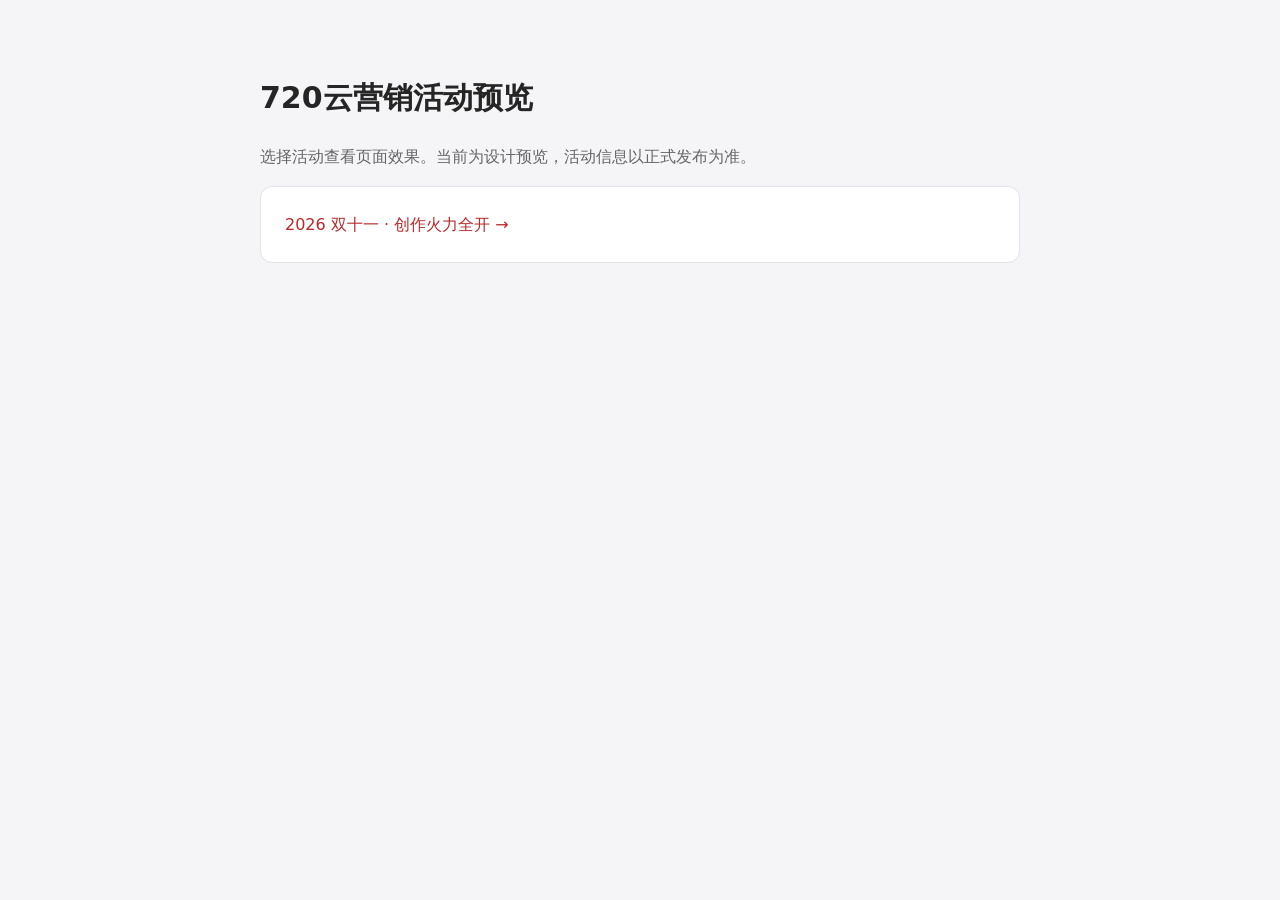
<file: index.html>
<!doctype html>
<html lang="zh-CN"><head><meta charset="utf-8"><meta name="viewport" content="width=device-width,initial-scale=1"><meta name="robots" content="noindex,nofollow"><title>720云营销活动预览</title>
<style>body{margin:0;background:#f5f5f7;color:#252525;font:16px/1.7 system-ui,sans-serif}main{max-width:760px;margin:72px auto;padding:0 24px}h1{font-size:30px}a{display:block;background:white;padding:24px;margin:16px 0;border-radius:12px;color:#b82929;text-decoration:none;border:1px solid #e4e4e7}a:hover{border-color:#b82929}p{color:#666}</style></head>
<body><main><h1>720云营销活动预览</h1><p>选择活动查看页面效果。当前为设计预览，活动信息以正式发布为准。</p>
<a href="./2026-double11/">2026 双十一 · 创作火力全开 →</a>
</main></body></html>
</file>
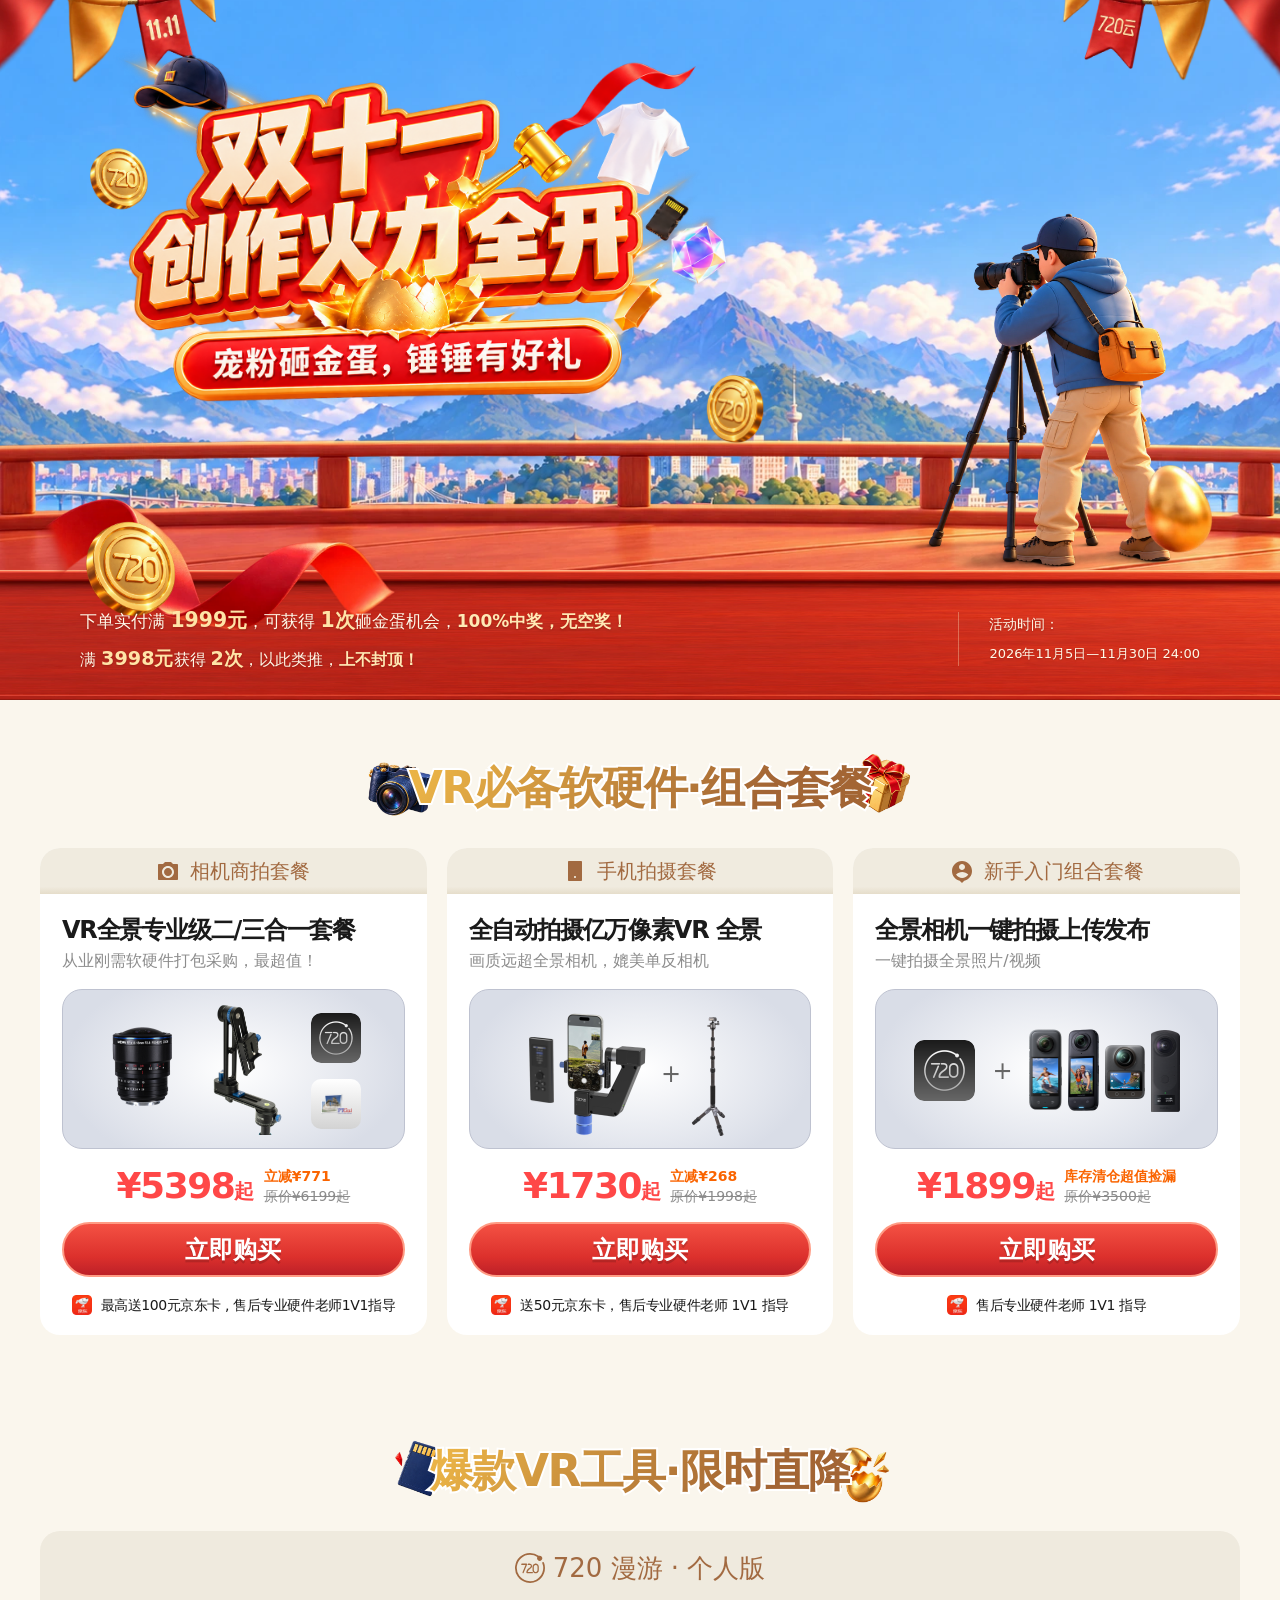
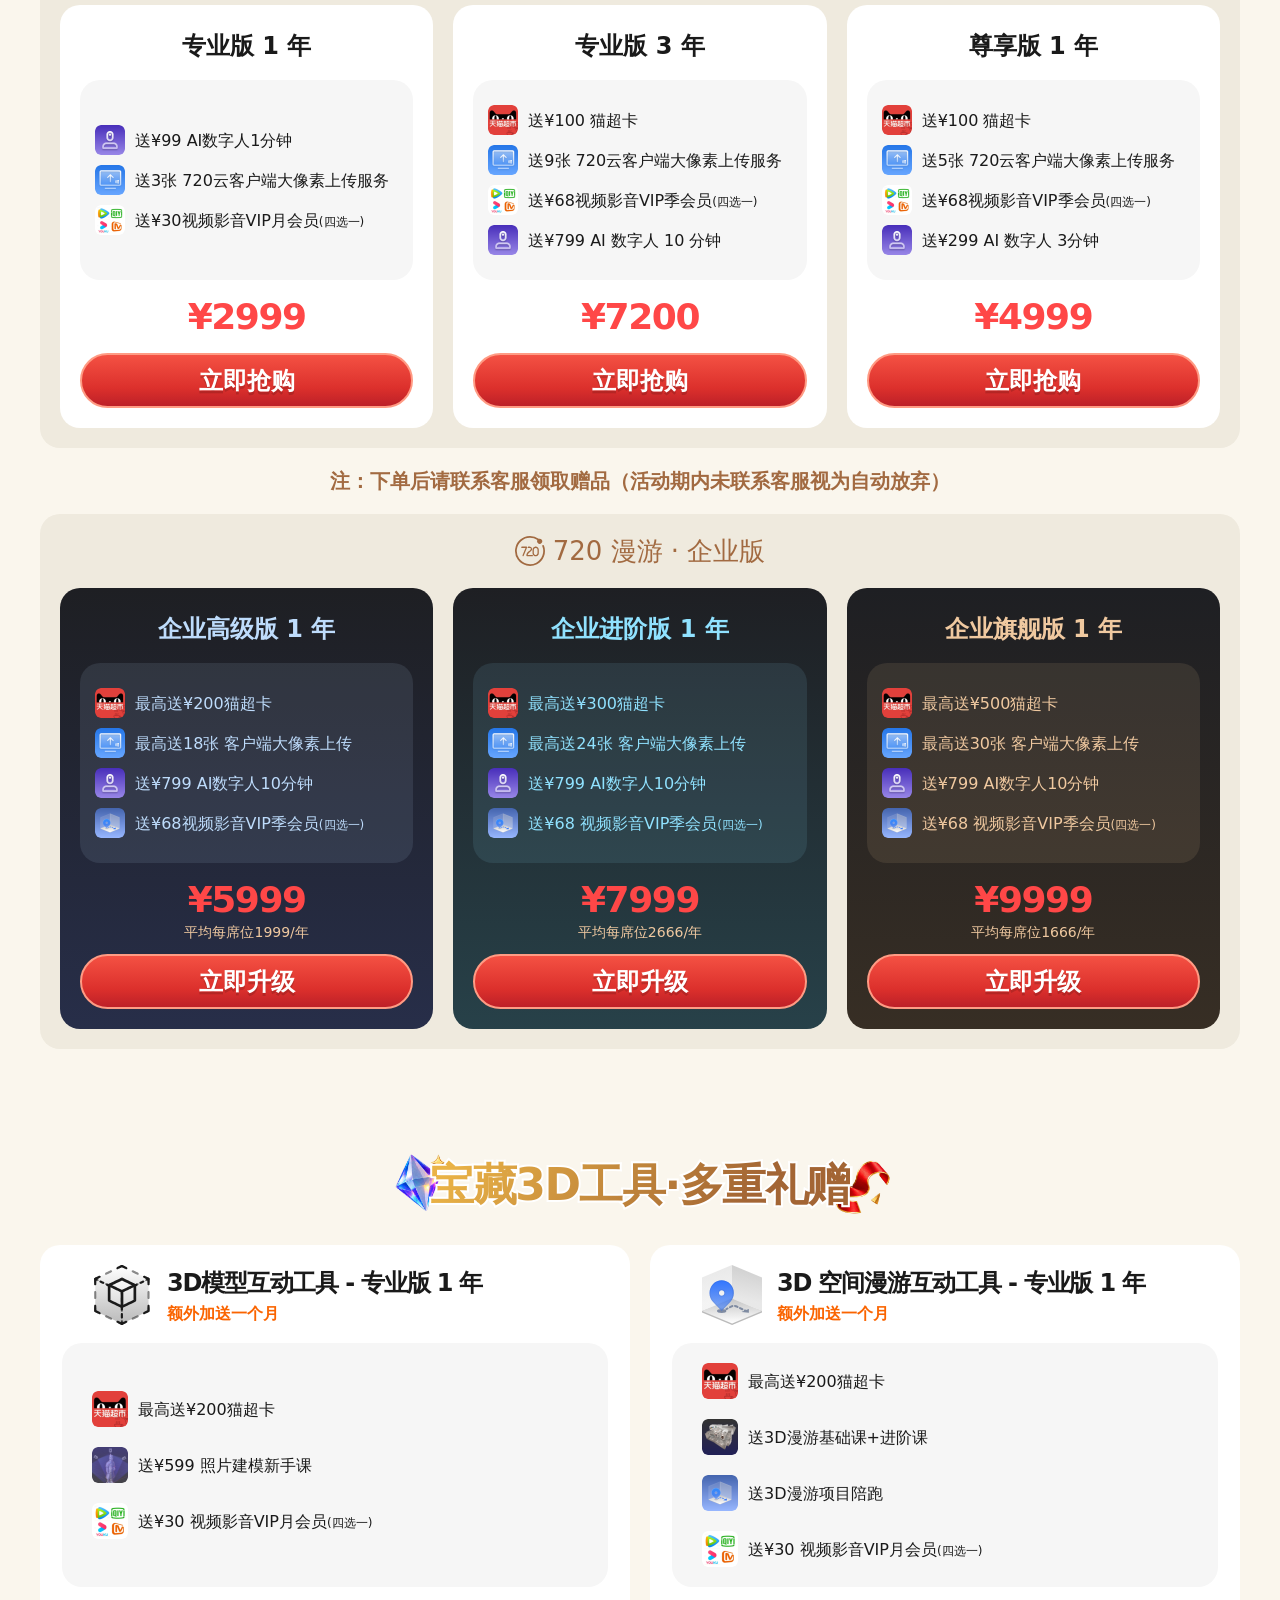
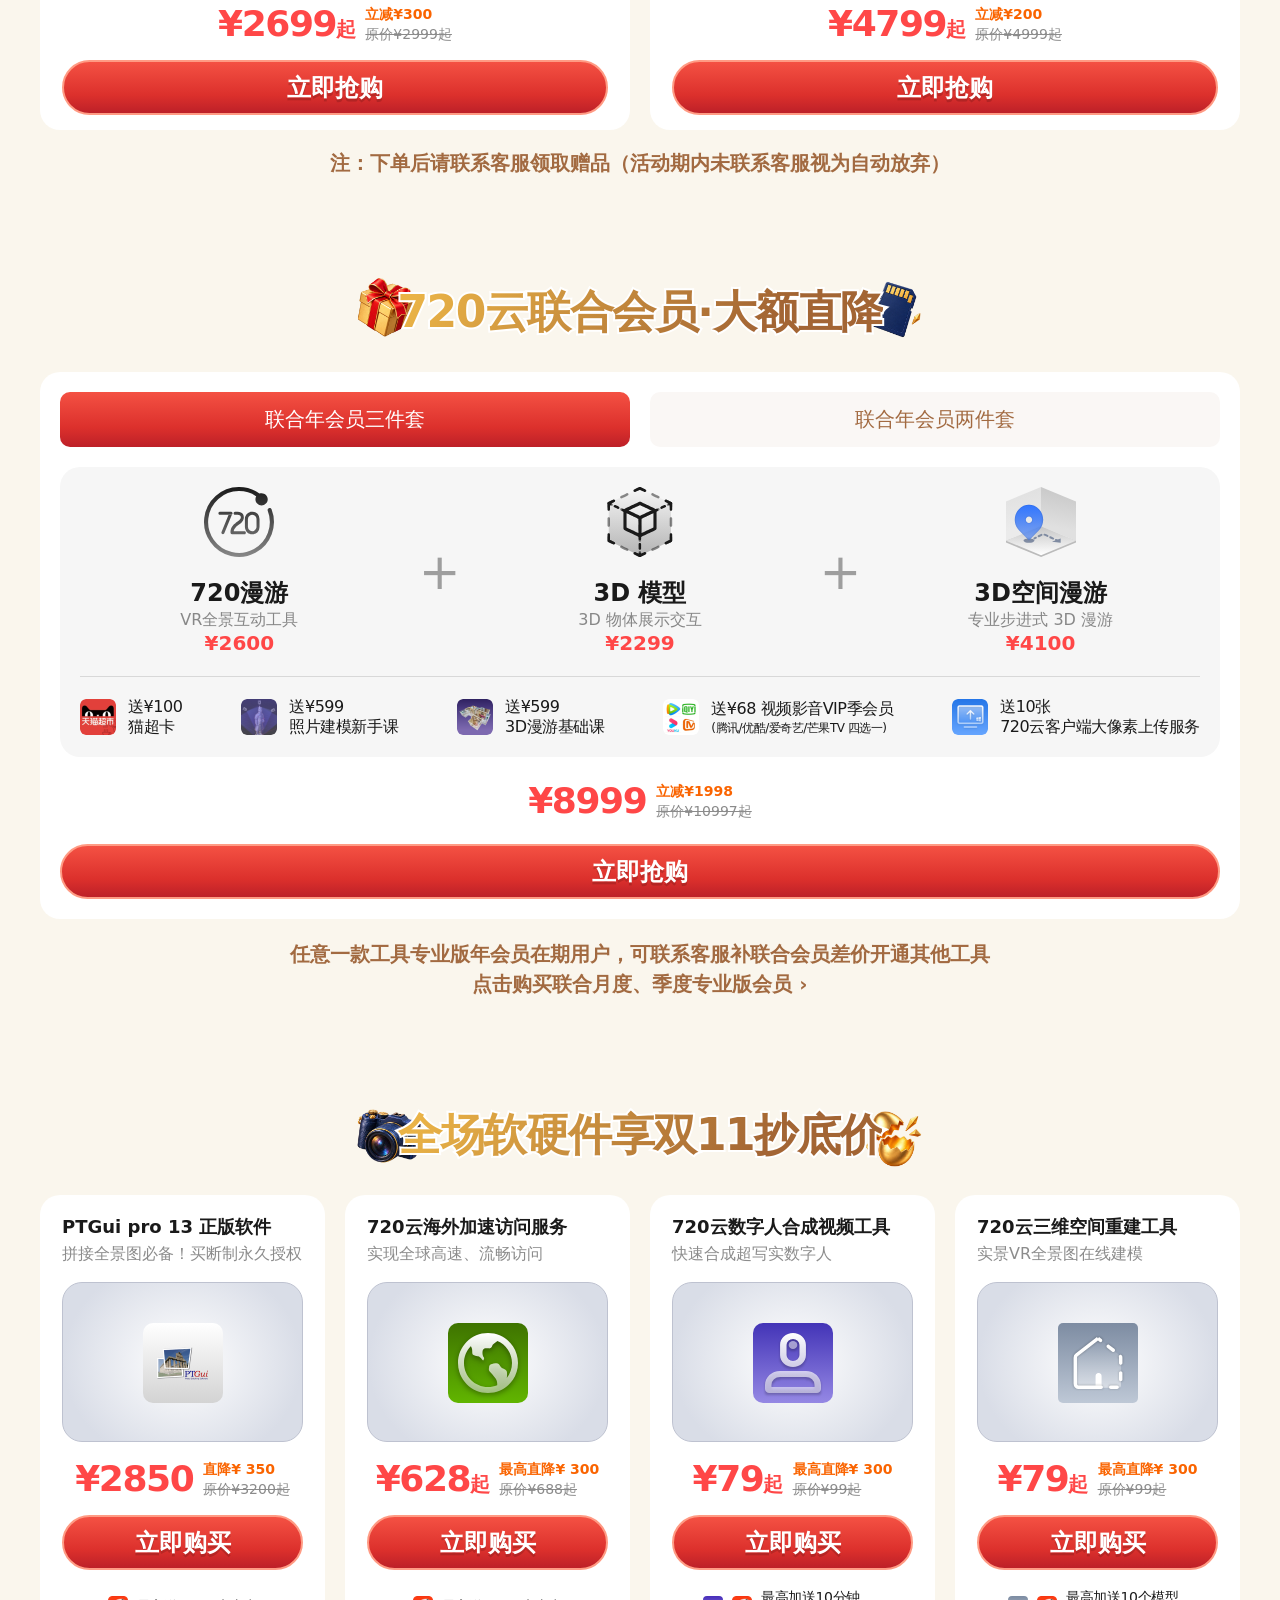
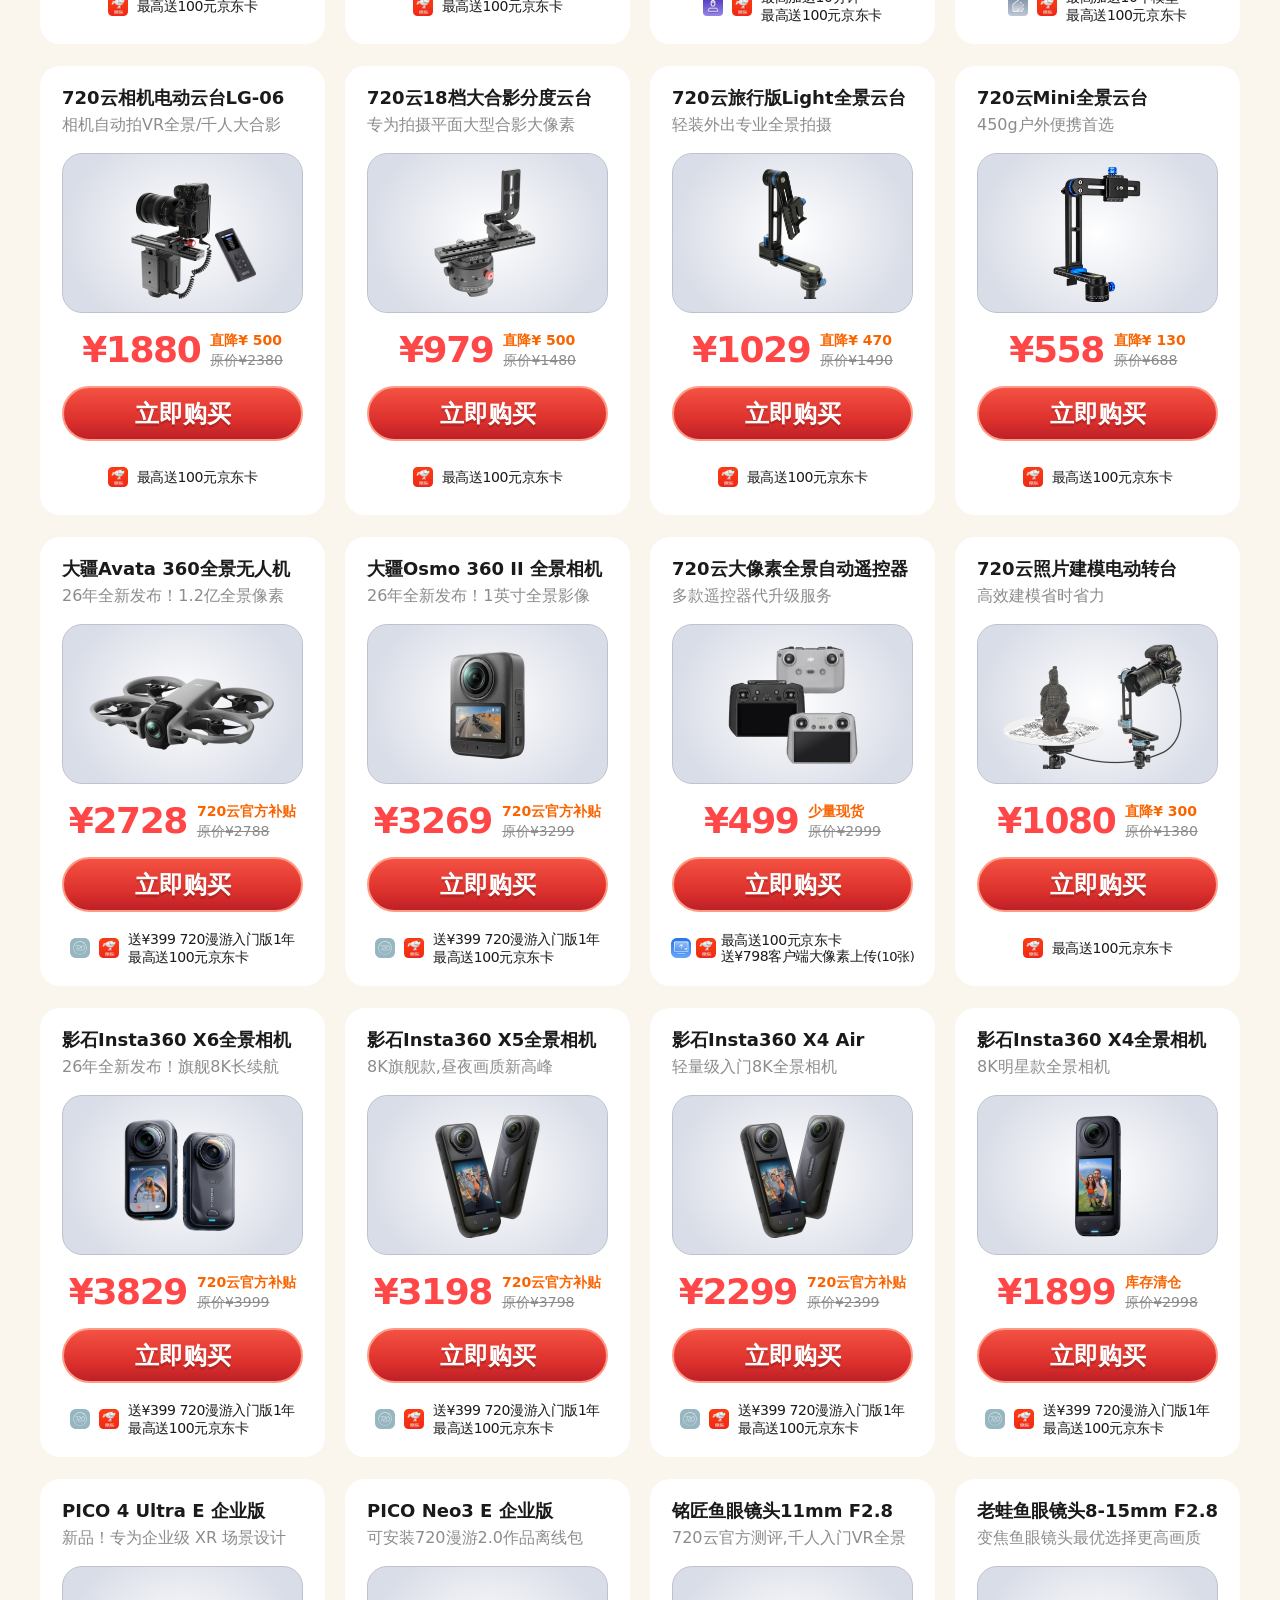
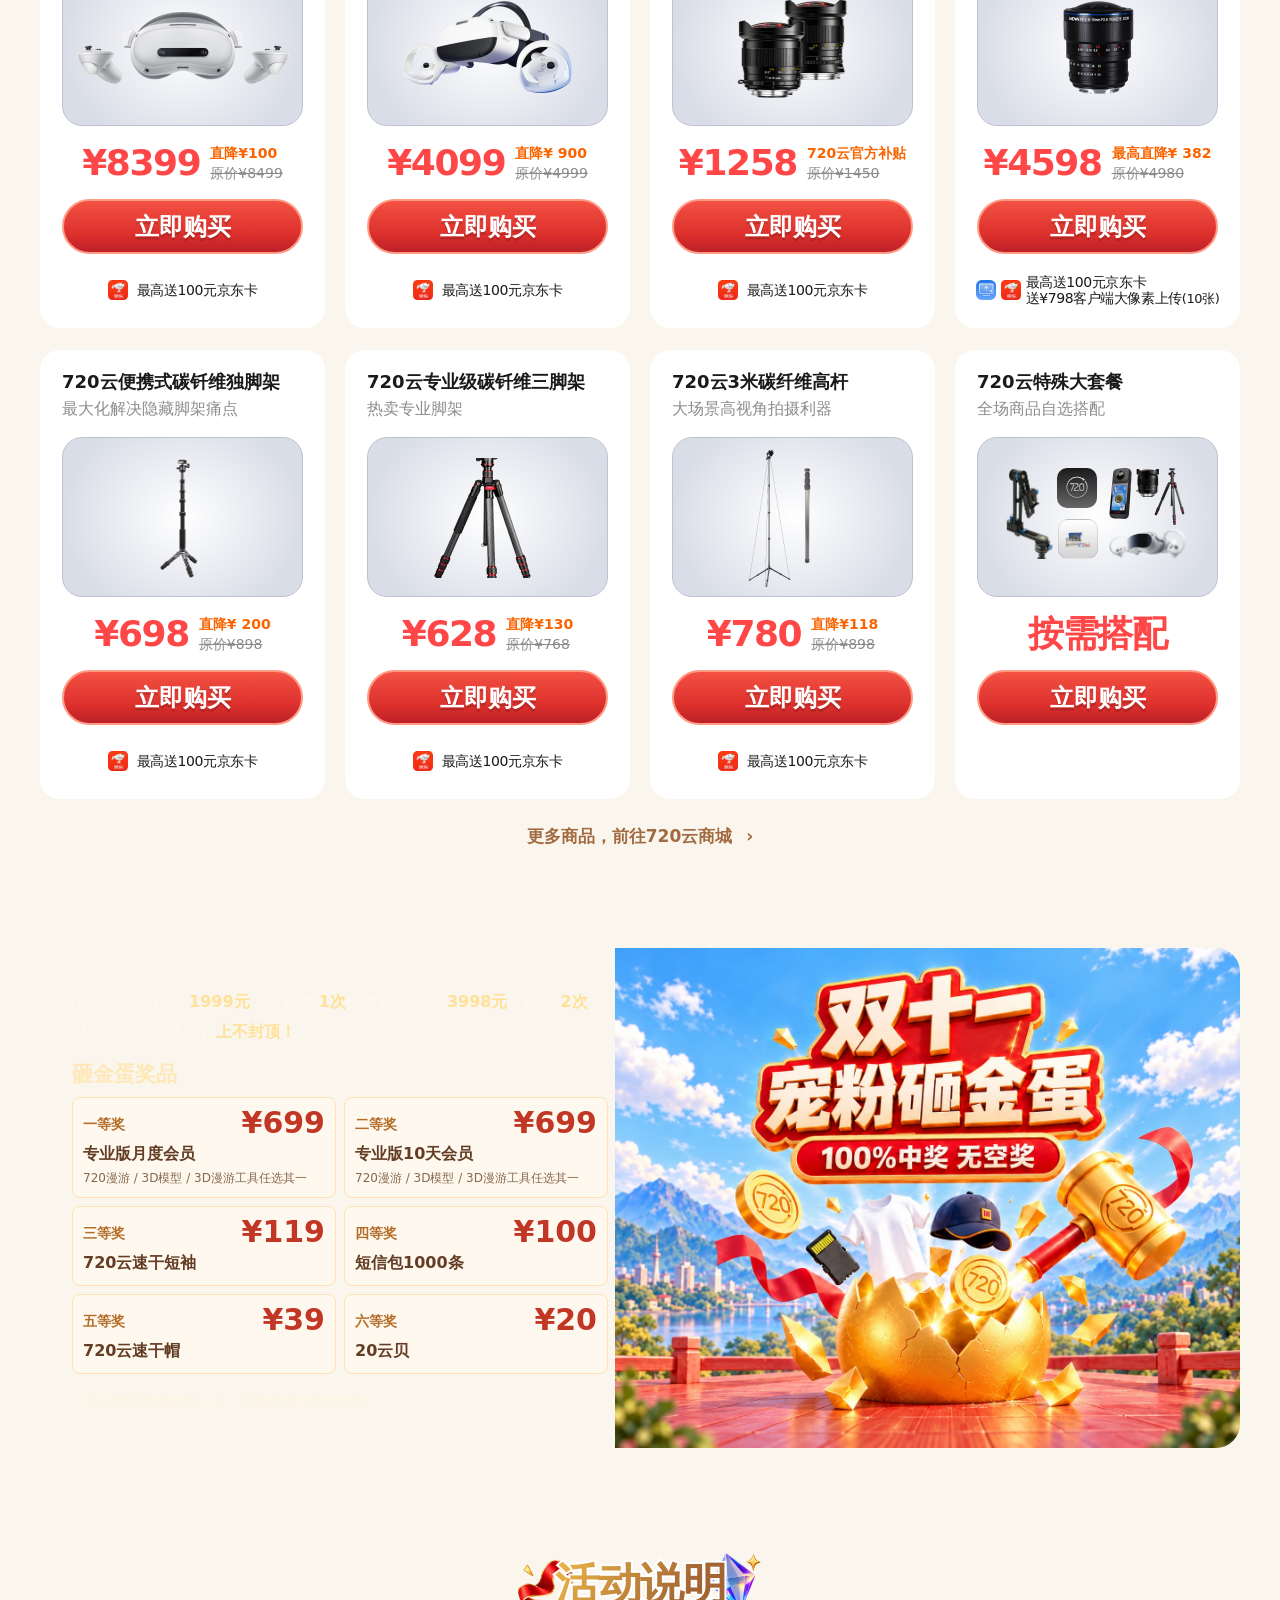
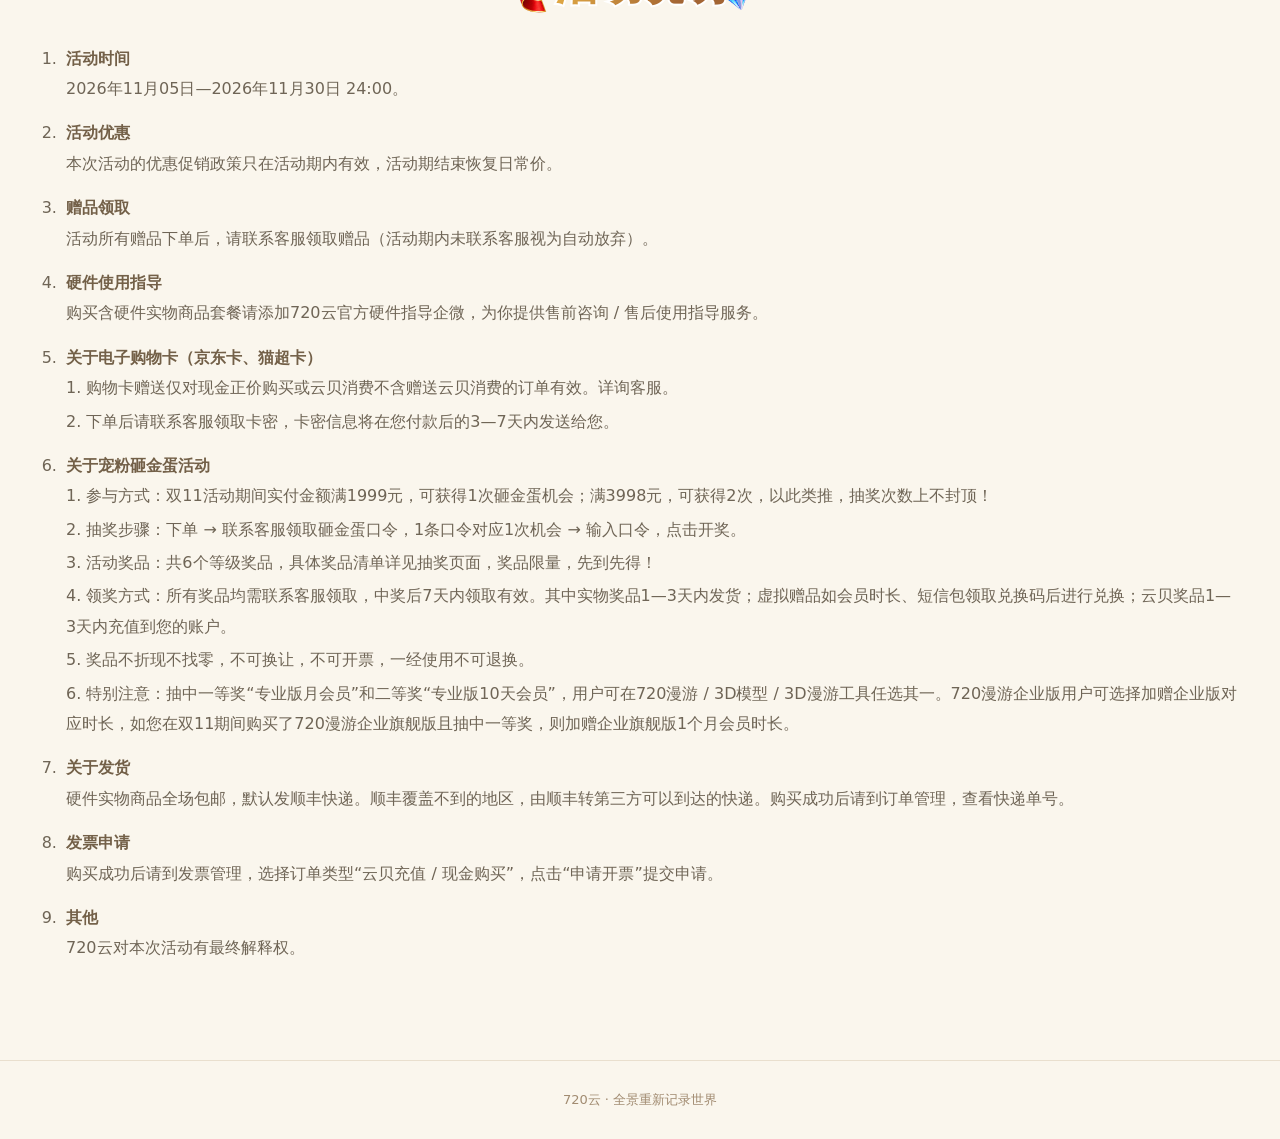
<file: 2026-double11/index.html>
<!doctype html>
<html lang="zh-CN">
  <head>
    <meta charset="UTF-8" />
    <meta name="viewport" content="width=device-width, initial-scale=1" />
    <meta name="robots" content="noindex, nofollow" />
    <meta name="theme-color" content="#57a8f6" />
    <link rel="icon" type="image/svg+xml" href="./assets/720-coin-L_GpPcSr.svg" />
    <title>720云 · 双十一创作火力全开</title>
    <script type="module" crossorigin src="./assets/index-Di8hBnfN.js"></script>
    <link rel="stylesheet" crossorigin href="./assets/index-B9Dv4Oq2.css">
  </head>
  <body>
    <div id="root"></div>
  </body>
</html>
</file>
<file: 2026-double11/assets/index-B9Dv4Oq2.css>
._banner_1vn3j_1{--shift-landscape: 0px;--shift-title: 0px;--shift-flags: 0px;--shift-hammer: 0px;--shift-ground: 0px;--shift-foreground: 0px;position:relative;isolation:isolate;width:100%;height:700px;overflow:hidden;background:#58a7ef;font-family:system-ui,-apple-system,BlinkMacSystemFont,Segoe UI,PingFang SC,Hiragino Sans GB,Microsoft YaHei,Noto Sans CJK SC,Noto Sans SC,Arial,sans-serif}._banner_1vn3j_1 *,._banner_1vn3j_1 *:before,._banner_1vn3j_1 *:after{box-sizing:border-box}._scene_1vn3j_17{position:absolute;inset:0;overflow:hidden;z-index:0;isolation:isolate}._hasFooter_1vn3j_18 ._scene_1vn3j_17{bottom:130px}._footerLayer_1vn3j_19{position:absolute;z-index:1;bottom:0;left:-24px;right:-24px;height:130px}._footerCopy_1vn3j_20{z-index:5}._fascia_1vn3j_21{transform:translate3d(var(--shift-ground),0,0)}._fascia_1vn3j_21 ._tile_1vn3j_22{height:100%}._hasFooter_1vn3j_18 ._photographer_1vn3j_23{bottom:-20px}._repeatStrip_1vn3j_24{position:absolute;inset:0;pointer-events:none}._tile_1vn3j_22{position:absolute;top:0;width:1920px;height:700px;max-width:none;display:block;-webkit-user-select:none;user-select:none}._landscape_1vn3j_26{z-index:0;transform:translate3d(var(--shift-landscape),0,0)}._landscape_1vn3j_26 ._tile_1vn3j_22{top:-50px}._terrace_1vn3j_28{z-index:1;transform:translate3d(var(--shift-ground),0,0)}._terrace_1vn3j_28 ._tile_1vn3j_22{top:50px}._flags_1vn3j_30{position:absolute;z-index:1;inset:0;pointer-events:none;transform:translate3d(var(--shift-flags),0,0)}._flags_1vn3j_30 img{position:absolute;display:block;width:max(1264px,calc(100% + 64px));max-width:none;height:auto;top:-65px;transform:scale(.65);-webkit-user-select:none;user-select:none}._flagsLeft_1vn3j_33{left:-32px;transform-origin:top left;clip-path:inset(0 50% 0 0)}._flagsRight_1vn3j_34{right:-32px;transform-origin:top right;clip-path:inset(0 0 0 50%)}._content_1vn3j_35{position:relative;width:min(1200px,calc(100% - 48px));height:100%;margin:0 auto;z-index:2}._titleFrame_1vn3j_36{position:absolute;width:53.82%;left:calc(3.5% + 20px);top:25px;aspect-ratio:1576 / 998}._titleLayer_1vn3j_37{transform:translate3d(var(--shift-title),0,0)}._hammerLayer_1vn3j_38{pointer-events:none;transform:translate3d(var(--shift-hammer),0,0)}._hammerImage_1vn3j_39{position:absolute;display:block;width:18%;left:55.5%;top:20%;height:auto;-webkit-user-select:none;user-select:none}._titleImage_1vn3j_40{display:block;width:100%;height:auto;-webkit-user-select:none;user-select:none}._coin_1vn3j_41{position:absolute;display:block;width:70px;height:auto;-webkit-user-select:none;user-select:none;pointer-events:none}._coinLeft_1vn3j_42{left:-3%;top:29%;width:11%}._coinRight_1vn3j_43{right:-4%;top:calc(77% + 30px);width:12%}._photographer_1vn3j_23{position:absolute;display:block;width:24%;height:auto;right:calc(2% + 40px);bottom:13px;transform:translate3d(var(--shift-ground),0,0);-webkit-user-select:none;user-select:none}._period_1vn3j_45{position:absolute;left:8.5%;top:515px;margin:0;padding:3px 12px;border-radius:30px;background:#fffbf0db;display:flex;align-items:center;gap:8px;color:#513d30;font-size:13px;font-weight:600;line-height:24px;letter-spacing:.3px}._period_1vn3j_45>span:first-child{margin-right:5px;font-size:12px;opacity:.8}._foreground_1vn3j_47{position:absolute;z-index:3;inset:0;pointer-events:none;transform:translate3d(var(--shift-foreground),0,0)}._decorations_1vn3j_48{position:absolute;display:block;width:1600px;height:auto;max-width:none;bottom:-15px;left:calc(50% - 800px);-webkit-user-select:none;user-select:none}._frontRibbon_1vn3j_49{clip-path:inset(0 50% 0 0)}._frontEgg_1vn3j_50{clip-path:inset(0 0 0 50%)}._hasFooter_1vn3j_18 ._frontEgg_1vn3j_50{bottom:115px}._hasFooter_1vn3j_18 ._frontRibbon_1vn3j_49{width:1360px;left:calc(50% - 730px);bottom:54px}._coinFront_1vn3j_53{width:110px;bottom:26px;left:calc(50% - 445px);z-index:4;transform:translate3d(var(--shift-foreground),0,0)}._hasFooter_1vn3j_18 ._coinFront_1vn3j_53{left:calc(50% - 565px);bottom:75px}._srOnly_1vn3j_55{position:absolute;width:1px;height:1px;overflow:hidden;clip-path:inset(50%);white-space:nowrap;margin:-1px}@media(min-width:769px)and (max-width:1100px){._flags_1vn3j_30 img{top:-49px}._hasFooter_1vn3j_18 ._frontRibbon_1vn3j_49{width:850px;left:calc(50% - 500px);bottom:76px}._hasFooter_1vn3j_18 ._coinFront_1vn3j_53{left:4%;width:86px;bottom:87px}._titleFrame_1vn3j_36{top:90px;width:57.132%;left:calc(2% + 20px)}._photographer_1vn3j_23{width:27%;right:40px}._period_1vn3j_45{left:7%;top:510px}}@media(max-width:768px){._banner_1vn3j_1{height:550px}._landscape_1vn3j_26 ._tile_1vn3j_22{top:-150px}._terrace_1vn3j_28{scale:.8;transform-origin:center bottom}._terrace_1vn3j_28 ._tile_1vn3j_22{top:-70px}._flags_1vn3j_30 img{width:100%;top:0;transform:scale(1.2)}._flagsLeft_1vn3j_33{left:-2.5%}._flagsRight_1vn3j_34{right:-2.5%}._content_1vn3j_35{width:calc(100% - 32px);max-width:560px}._titleFrame_1vn3j_36{top:50%;translate:0 -50%;left:max(4%,(100% - 441.6px) / 2);width:min(92%,441.6px)}._coinLeft_1vn3j_42{width:10%;left:-1%}._coinRight_1vn3j_43{width:10%;right:0}._photographer_1vn3j_23{width:44%;max-width:220px;right:calc(50% - 50vw - 48px);bottom:32px}._period_1vn3j_45{top:auto;left:10px;bottom:326px;gap:5px;font-size:11px;letter-spacing:0;flex-wrap:wrap;padding:3px 8px}._period_1vn3j_45>span:first-child{font-size:10px}._foreground_1vn3j_47,._coinFront_1vn3j_53{display:none}._hasFooter_1vn3j_18 ._scene_1vn3j_17{bottom:104px}._footerLayer_1vn3j_19{height:104px;transform:none}._hasFooter_1vn3j_18 ._photographer_1vn3j_23{bottom:-8px}._titleLayer_1vn3j_37{z-index:2}._hammerLayer_1vn3j_38{z-index:3}._landscape_1vn3j_26,._terrace_1vn3j_28,._titleLayer_1vn3j_37,._hammerLayer_1vn3j_38,._photographer_1vn3j_23,._flags_1vn3j_30,._fascia_1vn3j_21{transform:none}}@media(max-width:420px){._period_1vn3j_45{bottom:350px;left:7px}._photographer_1vn3j_23{width:55%;max-width:200px}}._mobile_1vn3j_92 ._foreground_1vn3j_47,._mobile_1vn3j_92 ._coinFront_1vn3j_53{display:none}@media(prefers-reduced-motion:reduce){._landscape_1vn3j_26,._terrace_1vn3j_28,._titleLayer_1vn3j_37,._hammerLayer_1vn3j_38,._photographer_1vn3j_23,._foreground_1vn3j_47,._coinFront_1vn3j_53,._flags_1vn3j_30,._fascia_1vn3j_21{transform:none}}._tile_1vn3j_22[data-tile="-2"]{left:calc(50% - 4800px)}._tile_1vn3j_22[data-tile="-1"]{left:calc(50% - 2880px);transform:scaleX(-1)}._tile_1vn3j_22[data-tile="0"]{left:calc(50% - 960px)}._tile_1vn3j_22[data-tile="1"]{left:calc(50% + 960px);transform:scaleX(-1)}._tile_1vn3j_22[data-tile="2"]{left:calc(50% + 2880px)}@media(prefers-reduced-motion:no-preference){._banner_1vn3j_1[data-tilt=active] ._landscape_1vn3j_26{transform:translate3d(calc(var(--tilt-x, 0) * 2px),calc(var(--tilt-y, 0) * 1px),0)}._banner_1vn3j_1[data-tilt=active] ._flags_1vn3j_30{transform:translate3d(calc(var(--tilt-x, 0) * 3px),calc(var(--tilt-y, 0) * 2px),0)}._banner_1vn3j_1[data-tilt=active] ._titleLayer_1vn3j_37{transform:translate3d(calc(var(--tilt-x, 0) * 4px),calc(var(--tilt-y, 0) * 2px),0)}._banner_1vn3j_1[data-tilt=active] ._hammerLayer_1vn3j_38{transform:translate3d(calc(var(--tilt-x, 0) * 10px),calc(var(--tilt-y, 0) * 6px),0)}._banner_1vn3j_1[data-tilt=active] ._terrace_1vn3j_28{transform:none;translate:calc(var(--tilt-x, 0) * 6px) calc(var(--tilt-y, 0) * 3px)}._banner_1vn3j_1[data-tilt=active] ._photographer_1vn3j_23{transform:translate3d(calc(var(--tilt-x, 0) * 6px),calc(var(--tilt-y, 0) * 3px),0)}}._campaign_ck61f_1{--gold: #a26a41;--red: #ed4434;--button-gradient: linear-gradient(180deg,#f45143,#dc302c 65%,#bd2028);color:#1a1a1a;background:#faf6ed;font-family:system-ui,-apple-system,BlinkMacSystemFont,Segoe UI,PingFang SC,Hiragino Sans GB,Microsoft YaHei,Noto Sans CJK SC,Noto Sans SC,Arial,sans-serif}._campaign_ck61f_1 *,._campaign_ck61f_1 *:before,._campaign_ck61f_1 *:after{box-sizing:border-box}._campaign_ck61f_1 p,._campaign_ck61f_1 h2,._campaign_ck61f_1 h3,._campaign_ck61f_1 h4{margin:0}._campaign_ck61f_1 button,._campaign_ck61f_1 a{-webkit-tap-highlight-color:transparent}._campaign_ck61f_1 button{font-family:inherit;cursor:pointer}._campaign_ck61f_1 button:focus-visible,._campaign_ck61f_1 a:focus-visible,._campaign_ck61f_1 [role=tabpanel]:focus-visible{outline:3px solid #2366b7;outline-offset:4px}._main_ck61f_7{width:min(1200px,calc(100% - 48px));margin:0 auto;padding-top:48px}._rewardStrip_ck61f_9{position:relative;width:min(1120px,calc(100% - 96px));height:100%;margin:0 auto;display:grid;grid-template-columns:minmax(0,1fr) auto;gap:40px;align-items:center;padding-top:8px;color:#fff9e9;text-align:left;text-shadow:0 1px 2px rgba(90,20,10,.32)}._rewardCopy_ck61f_10 p{font-size:17px;line-height:1.8;font-weight:500}._rewardCopy_ck61f_10 p+p{margin-top:3px;font-size:16px}._rewardCopy_ck61f_10 strong{font-size:1.2em;color:#ffe4a7;font-weight:900}._rewardCopy_ck61f_10 b{color:#ffe9b5}._rewardPeriod_ck61f_14{padding-left:30px;border-left:1px solid rgba(255,233,195,.35)}._rewardPeriod_ck61f_14 p{font-size:14px;line-height:1.8}._rewardPeriod_ck61f_14 p+p{margin-top:5px;font-size:13px}._rewardPeriod_ck61f_14 time{white-space:nowrap}._rewardMobileCopy_ck61f_18{display:none}._section_ck61f_19{margin-bottom:96px;scroll-margin-top:28px}._sectionTitle_ck61f_20{position:relative;display:flex;align-items:center;justify-content:center;min-height:100px;padding:0 0 20px;text-align:center;font-size:44px;font-weight:900;line-height:1.4;letter-spacing:-1.5px}._headingGroup_ck61f_21{position:relative;display:inline-block;max-width:calc(100% - 64px);isolation:isolate}._headingObject_ck61f_22{position:absolute;z-index:-1;width:68px;height:68px;left:-44px;top:50%;transform:translateY(-50%);background-repeat:no-repeat;background-size:300% 200%;pointer-events:none}._headingObject_ck61f_22:last-child{left:auto;right:-44px}._sectionTitleStroke_ck61f_24{position:absolute;inset:0;color:#fff;-webkit-text-fill-color:#fff;-webkit-text-stroke:4px #fff;pointer-events:none}._sectionTitleText_ck61f_25{position:relative;color:#a86a2b;background:linear-gradient(125deg,#eab346 5%,#a36534 76%);background-clip:text;-webkit-background-clip:text;-webkit-text-fill-color:transparent}._srOnly_ck61f_26{position:absolute;width:1px;height:1px;overflow:hidden;clip-path:inset(50%);white-space:nowrap}._threeColumns_ck61f_27{display:grid;grid-template-columns:repeat(3,minmax(0,1fr));gap:20px}._memberScroller_ck61f_28:focus-visible{outline:3px solid #2366b7;outline-offset:3px}._twoColumns_ck61f_29{display:grid;grid-template-columns:repeat(2,minmax(0,1fr));gap:20px}._productGrid_ck61f_30{display:grid;grid-template-columns:repeat(4,minmax(0,1fr));gap:22px 20px}._productCard_ck61f_31{min-width:0;border-radius:20px;background:#fff;overflow:hidden}._productBody_ck61f_32{height:100%;display:flex;flex-direction:column;gap:13px;padding:15px 22px}._productHeading_ck61f_33{padding:5px 0}._productHeading_ck61f_33 h3{font-size:18px;line-height:24px;font-weight:700;letter-spacing:0}._productHeading_ck61f_33 p{margin-top:4px;color:#1a1a1a80;font-size:16px;line-height:21px;font-weight:500}._productGrid_ck61f_30 ._productHeading_ck61f_33{min-height:0}._productGrid_ck61f_30 ._productBody_ck61f_32{gap:13px}._productGrid_ck61f_30 ._productVisual_ck61f_38{flex-shrink:0}._productGrid_ck61f_30 ._priceRow_ck61f_39{margin-top:auto}._productCard_ck61f_31[data-product-id="233-7466"] ._priceRow_ck61f_39{margin-top:0}._category_ck61f_41{display:flex;align-items:center;justify-content:center;gap:10px;padding:10px 20px;background:linear-gradient(#f0ebdf 84%,#e5ddca);color:var(--gold);font-size:20px;font-weight:500;line-height:26px}._category_ck61f_41 img{width:24px;height:24px;flex:none}._bundleCard_ck61f_43 ._productBody_ck61f_32{height:auto;flex:1;padding:15px 22px}._bundleCard_ck61f_43 ._productHeading_ck61f_33 h3{font-size:24px;line-height:32px;letter-spacing:-1.2px}._bundleCard_ck61f_43 ._productHeading_ck61f_33 p{font-size:16px}._bundleCard_ck61f_43 ._productHeading_ck61f_33{min-height:0}._productVisual_ck61f_38{height:160px;flex:none;position:relative;overflow:hidden;border:1px solid #bec2d0;border-radius:20px;background:radial-gradient(50% 66.25% at 50% 50%,#fff,#d9dde7)}._artworkCanvas_ck61f_48{position:absolute;top:0;left:50%;width:266px;height:160px;transform:translate(-50%)}._artworkCanvas_ck61f_48 p{margin:0}._artworkCanvas_ck61f_48 img{display:block}._priceRow_ck61f_39{display:flex;align-items:center;justify-content:center;gap:10px;min-height:47px;flex-wrap:wrap}._price_ck61f_39{color:#ff4747;font-size:36px;line-height:47px;font-weight:900;letter-spacing:-1.44px;white-space:nowrap}._price_ck61f_39 small{font-size:20px;line-height:26px;letter-spacing:-.8px}._priceAmount_ck61f_54{white-space:nowrap}._priceAside_ck61f_55{display:flex;flex-direction:column;gap:2px;font-size:14px;line-height:18px;white-space:nowrap}._priceAside_ck61f_55 b{color:#fa6400;font-weight:900}._priceAside_ck61f_55 del{color:#8b8b8b}._buyButton_ck61f_58{display:flex;width:100%;min-height:55px;flex:none;justify-content:center;align-items:center;padding:9px 16px;border:2px solid #ff9b84;border-radius:80px;background:var(--button-gradient);color:#fff;font-size:24px;line-height:32px;font-weight:900;text-decoration:none;text-shadow:0 3px rgba(0,0,0,.15);transition:filter .18s,transform .18s}._buyButton_ck61f_58:hover{filter:brightness(1.06)}._buyButton_ck61f_58:active{transform:translateY(1px)}._productBenefits_ck61f_61{width:100%;padding:5px 0;margin:0;min-height:46px;font-size:14px;line-height:18px;font-weight:500;display:flex;align-items:center;justify-content:center;gap:9px}._productBenefitIcons_ck61f_62{display:flex;align-items:center;gap:9px;flex:none}._productBenefitIcons_ck61f_62 img{width:20px;height:20px;flex:none;object-fit:contain;border-radius:4px}._productBenefitCopy_ck61f_64{min-width:0;margin:0;padding:0;list-style:none;letter-spacing:-.42px}._productBenefits_ck61f_61[data-compact=true],._productBenefits_ck61f_61[data-compact=true] ._productBenefitIcons_ck61f_62{gap:5px}._productBenefits_ck61f_61[data-compact=true] ._productBenefitCopy_ck61f_64{line-height:16px}._productBenefits_ck61f_61[data-compact=true] ._benefitUnit_ck61f_67{font-size:13px}._benefitText_ck61f_68{min-width:0;overflow-wrap:break-word}._benefitLine_ck61f_69{display:block}._benefitNote_ck61f_70{font-size:.75em;line-height:1.5}._keepTogether_ck61f_71{white-space:nowrap}._bundleCard_ck61f_43 ._productBenefits_ck61f_61{font-size:14px;min-height:28px}._bundleCard_ck61f_43{display:flex;flex-direction:column}._tabs_ck61f_74._bundleTabs_ck61f_74{display:none}._bundlePanel_ck61f_75{min-width:0}._bundlePanel_ck61f_75>._bundleCard_ck61f_43{height:100%}._bundlePanel_ck61f_75[hidden]{display:none}._memberGroup_ck61f_78{padding:20px;background:#efeade;border-radius:20px}._memberGroup_ck61f_78>h3{margin:0 0 20px;text-align:center;color:var(--gold);font-size:22px;font-weight:500}._memberCard_ck61f_80{min-width:0;display:flex;flex-direction:column;gap:13px;padding:20px;border-radius:20px;background:#fff}._memberCard_ck61f_80 h4{padding:5px 0;font-size:24px;line-height:32px;font-weight:700;text-align:center}._benefits_ck61f_82{display:flex;flex-direction:column;justify-content:center;gap:10px;list-style:none;margin:0;padding:20px;background:#f6f6f6;border-radius:20px;font-size:16px;line-height:21px;font-weight:500}._benefits_ck61f_82 li{display:flex;align-items:center;gap:10px;min-width:0}._benefits_ck61f_82 li img{width:30px;height:30px;object-fit:contain;flex-shrink:0;border-radius:6px}._memberCard_ck61f_80 ._benefits_ck61f_82{flex:1;min-height:200px;padding:15px}._enterprise_ck61f_86{background:linear-gradient(180deg,#1e1f23,#272e49);color:#bedcfc}._enterprise_ck61f_86 ._benefits_ck61f_82{background:#bedcfc1a}._enterprise_ck61f_86[data-tone="1"]{background:linear-gradient(180deg,#1e1f23,#274149);color:#90e2ff}._enterprise_ck61f_86[data-tone="1"] ._benefits_ck61f_82{background:#90e2ff1a}._enterprise_ck61f_86[data-tone="2"]{background:linear-gradient(180deg,#1e1f23,#372e24);color:#f0c9a0}._enterprise_ck61f_86[data-tone="2"] ._benefits_ck61f_82{background:#f0c9a01a}._seatPrice_ck61f_92{font-size:14px;line-height:18px;text-align:center;color:#f0c9a0}._sectionNote_ck61f_93{text-align:center;font-size:16px;font-weight:500;line-height:1.75;color:var(--gold);margin:20px 0!important}._toolCard_ck61f_94{min-width:0;background:#fff;padding:15px 22px;border-radius:20px;display:flex;flex-direction:column;gap:13px}._toolHeading_ck61f_95{display:flex;align-items:center;gap:15px;padding:5px 30px}._toolHeading_ck61f_95 img{width:60px;height:60px;flex:none}._toolHeading_ck61f_95 h3{font-size:24px;line-height:32px;letter-spacing:-1.2px}._toolHeading_ck61f_95 p{color:#fa6400;font-size:16px;line-height:21px;font-weight:700;margin-top:4px}._toolCard_ck61f_94 ._benefits_ck61f_82{flex:1;min-height:220px;padding:20px 30px;gap:20px}._toolCard_ck61f_94 ._benefits_ck61f_82 li img{width:36px;height:36px}._jointContainer_ck61f_101{padding:20px;border-radius:20px;background:#fff}._tabs_ck61f_74{display:flex;gap:20px;margin-bottom:20px}._tabs_ck61f_74 button{flex:1;padding:14px 10px;min-height:52px;border:0;background:#a26a410d;color:var(--gold);border-radius:10px;font-size:20px;font-weight:500}._tabs_ck61f_74 button[aria-selected=true]{background:var(--button-gradient);color:#fff}._jointContainer_ck61f_101 [role=tabpanel][hidden]{display:none}._tripleContent_ck61f_106{background:#f6f6f6;border-radius:20px;padding:20px}._toolRow_ck61f_107{display:flex;align-items:center;justify-content:center;gap:20px}._toolIdentity_ck61f_108{flex:1;text-align:center;min-width:0}._toolIdentity_ck61f_108 img{width:70px;height:70px;object-fit:contain;display:block;margin:0 auto 20px}._toolIdentity_ck61f_108 h4{font-size:24px;line-height:32px}._toolIdentity_ck61f_108 p{font-size:16px;line-height:21px;color:#1a1a1a80;margin-top:0}._toolIdentity_ck61f_108>b{font-size:20px;line-height:26px;color:#ff4747;display:block;margin-top:0}._plus_ck61f_113{color:#9e9e9e;font-size:50px;line-height:1.32;font-weight:300}._jointBenefits_ck61f_114{flex-direction:row;justify-content:space-between;gap:20px;margin-top:20px;padding:20px 0 0;border-top:1px solid #d8d8d8;border-radius:0;font-size:16px;line-height:21px}._jointBenefits_ck61f_114 li{flex:0 1 auto;align-items:center;gap:12px}._jointBenefits_ck61f_114 ._benefitLine_ck61f_69{line-height:20px}._jointBenefits_ck61f_114 ._benefitText_ck61f_68{letter-spacing:-.48px}._jointBenefits_ck61f_114 li img{width:36px;height:36px}._jointBenefits_ck61f_114 ._benefitNote_ck61f_70,._pairCard_ck61f_119 ._benefitNote_ck61f_70{display:block}._jointContainer_ck61f_101 [role=tabpanel]>._priceRow_ck61f_39{margin:20px 0}._pairCard_ck61f_119{display:flex;flex-direction:column;gap:20px;min-width:0;background:#fff;padding:20px;border-radius:20px}._jointContainer_ck61f_101[data-tab=pairs]{background:#efeade}._pairCard_ck61f_119 ._toolRow_ck61f_107{gap:4px}._pairCard_ck61f_119 ._plus_ck61f_113{font-size:30px}._pairCard_ck61f_119 ._toolIdentity_ck61f_108 img{width:50px;height:50px;margin-bottom:4px}._pairCard_ck61f_119 ._toolIdentity_ck61f_108 h4{font-size:20px;line-height:26px}._pairCard_ck61f_119 ._toolIdentity_ck61f_108 p{font-size:14px;line-height:18px}._pairCard_ck61f_119 ._benefits_ck61f_82{flex:1;padding:20px;min-height:160px;gap:20px;font-size:16px;background:#f6f6f6;letter-spacing:-.48px}._pairCard_ck61f_119 ._benefits_ck61f_82 li img{width:36px;height:36px}._pairCard_ck61f_119 ._priceRow_ck61f_39{flex-direction:row;gap:10px}._pairCard_ck61f_119 ._priceAside_ck61f_55{flex-direction:column;gap:2px}._textLink_ck61f_132{display:block;width:fit-content;margin:22px auto 0;color:var(--gold);font-size:17px;line-height:1.8;font-weight:600;background:none;border:0;padding:0;text-align:center;text-decoration:none}._textLink_ck61f_132:hover{text-decoration:underline}._textLink_ck61f_132 span{margin-left:8px}._lotteryPanel_ck61f_135{position:relative;height:500px;border-radius:24px;overflow:hidden;isolation:isolate}._lotteryVisual_ck61f_136{display:block;position:absolute;inset:0;z-index:-1}._lotteryArt_ck61f_137{display:block;width:100%;height:100%;object-fit:contain;object-position:right center}._lotteryCopy_ck61f_138{width:49%;height:100%;padding:30px 20px 26px 32px;display:flex;flex-direction:column;justify-content:center}._lotteryRule_ck61f_139{color:#fff8ed;font-size:16px;line-height:1.9}._lotteryRule_ck61f_139 strong{color:#ffe197}._prizeHeading_ck61f_141{margin:18px 0 10px!important;color:#ffe8b7;font-size:17px}._prizes_ck61f_142{padding:0;margin:0;list-style:none;display:grid;grid-template-columns:repeat(2,minmax(0,1fr));gap:8px}._prizes_ck61f_142 li{position:relative;min-width:0;padding:29px 10px 10px;min-height:67px;background:#fff8ef;border:1px solid #ffe1b5;border-radius:8px}._rank_ck61f_144{position:absolute;top:9px;left:10px;color:#b46d29;font-size:11px;font-weight:700}._prizes_ck61f_142 li b{font-size:13px;color:#643d25}._prizes_ck61f_142 li small{display:block;margin-top:3px;font-size:10px;color:#87694d;line-height:1.5}._prizeValue_ck61f_147{position:absolute;top:7px;right:10px;color:#c23625;font-size:15px;font-weight:800}._lotteryFooter_ck61f_148{display:flex;align-items:center;justify-content:space-between;gap:12px;margin-top:16px}._lotteryProcess_ck61f_149{color:#fff4df;font-size:12px;line-height:1.8}._inlineQr_ck61f_150{display:flex;flex-shrink:0;align-items:center;gap:8px;max-width:132px;font-size:11px;color:#fff4df}._inlineQr_ck61f_150 img{width:56px;height:56px}._termsList_ck61f_152{padding:0 0 0 22px;margin:0;font-size:16px;line-height:1.9;color:#6f6556}._termsList_ck61f_152>li{margin-bottom:14px;padding-left:4px}._termsList_ck61f_152 h3{font-size:16px;font-weight:700;color:#736048}._termsList_ck61f_152 p+p{margin-top:3px}._footer_ck61f_156{padding:30px 20px;border-top:1px solid #e9dfce;text-align:center;font-size:13px;color:#a18b71}._floatingPanels_ck61f_157{visibility:hidden;opacity:0;transition:opacity .2s}._floatingPanels_ck61f_157[data-visible=true]{visibility:visible;opacity:1}._floatingPanel_ck61f_157{position:fixed;width:180px;z-index:20;top:50%;transform:translateY(-50%)}._lotteryFloat_ck61f_160{left:20px;text-align:center}._floatTitle_ck61f_161{display:block;text-decoration:none}._floatTitle_ck61f_161 img{display:block;width:100%;height:auto;-webkit-user-select:none;user-select:none}._qrArea_ck61f_163,._navLinks_ck61f_163{margin-top:4px;background:#fffbf2;border:1px solid #e6c89a;border-radius:15px;box-shadow:0 8px 30px #71421824}._qrArea_ck61f_163{padding:16px 8px 14px;color:#8e5529}._qrArea_ck61f_163>img,._qrPlaceholder_ck61f_165{width:116px;height:116px;margin:0 auto;border:5px solid #fff;border-radius:6px;background:#fff;display:block}._qrPlaceholder_ck61f_165{display:flex;flex-direction:column;align-items:center;justify-content:center;gap:7px;border:1px dashed #d9b981;font-size:14px}._qrPlaceholder_ck61f_165 small{color:#b09979;font-size:11px}._qrArea_ck61f_163 p{margin-top:8px;font-size:13px}._sectionNav_ck61f_169{right:20px}._navLinks_ck61f_163{position:relative;padding:8px}._navHeading_ck61f_171{position:relative;z-index:1;pointer-events:none}._navHeading_ck61f_171 img{display:block;width:100%;height:auto;-webkit-user-select:none;user-select:none}._navLinks_ck61f_163>a{display:block;padding:12px 4px;text-decoration:none;color:#997343;text-align:center;font-size:14px;border-radius:7px;transition:background .16s}._navLinks_ck61f_163>a:hover{background:#f7e8ce}._navLinks_ck61f_163>a[aria-current=location]{background:var(--button-gradient);color:#fff;font-weight:700}._navLinks_ck61f_163>._backToTop_ck61f_176{border-top:1px solid #eee0ca;border-radius:0;margin-top:6px;font-size:12px}._mobile_ck61f_177 ._floatingPanels_ck61f_157{display:none}@media(max-width:1639px){._floatingPanels_ck61f_157{display:none}}@media(max-width:1100px){._sectionTitle_ck61f_20{font-size:36px}._productGrid_ck61f_30{grid-template-columns:repeat(3,minmax(0,1fr))}._bundleCard_ck61f_43 ._productHeading_ck61f_33 h3{font-size:19px}._bundleCard_ck61f_43 ._productHeading_ck61f_33 p{font-size:13px}._memberCard_ck61f_80{padding:20px 12px 14px}._benefits_ck61f_82{font-size:12px}._memberCard_ck61f_80 h4{font-size:20px}._rewardStrip_ck61f_9{gap:20px}._rewardPeriod_ck61f_14{padding-left:20px}._rewardCopy_ck61f_10 p{font-size:16px}._rewardCopy_ck61f_10 p+p{font-size:14px}._rewardPeriod_ck61f_14 p+p{font-size:11px}._lotteryCopy_ck61f_138{padding:24px 16px 24px 24px}._lotteryRule_ck61f_139{font-size:14px}._pairCard_ck61f_119{padding:16px 10px}._pairCard_ck61f_119 ._toolIdentity_ck61f_108 h4{font-size:15px}._toolHeading_ck61f_95 h3{font-size:18px}}@media(max-width:768px){._main_ck61f_7{width:calc(100% - 28px);padding-top:36px}._rewardStrip_ck61f_9{width:calc(100% - 80px);grid-template-columns:minmax(0,1fr) 100px;gap:10px;padding-top:0}._rewardCopy_ck61f_10 p{font-size:12px;line-height:1.55}._rewardCopy_ck61f_10 p+p{font-size:11px;margin-top:5px}._rewardPeriod_ck61f_14{padding-left:10px}._rewardPeriod_ck61f_14 p{font-size:11px;line-height:1.7}._rewardPeriod_ck61f_14 p+p{font-size:10px;margin-top:6px}._section_ck61f_19{margin-bottom:48px;scroll-margin-top:18px}._sectionTitle_ck61f_20{min-height:76px;font-size:26px;letter-spacing:-.7px;padding:0 0 16px;gap:8px}._headingObject_ck61f_22{width:36px;height:36px;left:-24px}._headingObject_ck61f_22:last-child{right:-24px}._headingGroup_ck61f_21{max-width:calc(100% - 36px)}._threeColumns_ck61f_27{gap:12px}._bundleGrid_ck61f_214{grid-template-columns:minmax(0,1fr)}._memberScroller_ck61f_28{grid-template-columns:none;grid-auto-flow:column;grid-auto-columns:min(82%,280px);overflow-x:auto;overscroll-behavior-x:contain;scroll-snap-type:x proximity;gap:12px;padding:4px 4px 12px;scrollbar-width:thin;scrollbar-color:#c5b79d transparent}._memberScroller_ck61f_28>article{scroll-snap-align:start}._twoColumns_ck61f_29{gap:12px}._productGrid_ck61f_30{grid-template-columns:repeat(2,minmax(0,1fr));gap:12px}._productCard_ck61f_31{border-radius:12px}._productBody_ck61f_32{padding:12px 10px;gap:10px}._productHeading_ck61f_33{min-height:0}._productHeading_ck61f_33 h3{font-size:15px;letter-spacing:-.5px}._productHeading_ck61f_33 p{font-size:11px;line-height:1.5}._productVisual_ck61f_38{height:125px;border-radius:12px}._artworkCanvas_ck61f_48{top:50%;transform:translate(-50%,-50%) scale(.76)}._priceRow_ck61f_39{gap:4px;min-height:56px;flex-direction:column}._price_ck61f_39{font-size:28px}._price_ck61f_39 small{font-size:14px}._priceAside_ck61f_55{flex-direction:row;flex-wrap:wrap;justify-content:center;gap:5px;font-size:10px}._buyButton_ck61f_58{min-height:38px;padding:7px 8px;font-size:17px}._productBenefits_ck61f_61{font-size:10px;min-height:48px}._bundleCard_ck61f_43 ._category_ck61f_41{font-size:16px;padding:10px}._bundleCard_ck61f_43 ._productBody_ck61f_32{display:grid;grid-template-columns:minmax(0,1.15fr) minmax(0,.85fr);grid-template-areas:"heading visual" "price visual" "buy visual" "benefits visual";gap:8px 12px;padding:12px;align-items:center}._bundleCard_ck61f_43 ._productHeading_ck61f_33{grid-area:heading;min-height:0}._bundleCard_ck61f_43 ._productHeading_ck61f_33 h3{font-size:16px;letter-spacing:-.4px}._bundleCard_ck61f_43 ._productHeading_ck61f_33 p{font-size:12px}._bundleCard_ck61f_43 ._productVisual_ck61f_38{grid-area:visual;height:100%;min-height:140px}._bundleCard_ck61f_43 ._artworkCanvas_ck61f_48{transform:translate(-50%,-50%) scale(.72)}._bundleCard_ck61f_43 ._priceRow_ck61f_39{grid-area:price;flex-direction:row;gap:4px 8px;min-height:0;justify-content:flex-start}._bundleCard_ck61f_43 ._price_ck61f_39{font-size:24px}._bundleCard_ck61f_43 ._priceAside_ck61f_55{flex-direction:column;gap:0}._bundleCard_ck61f_43 ._buyButton_ck61f_58{grid-area:buy;font-size:15px;min-height:40px}._bundleCard_ck61f_43 ._productBenefits_ck61f_61{grid-area:benefits;font-size:11px;min-height:0}._memberGroup_ck61f_78{padding:14px;border-radius:16px}._memberGroup_ck61f_78>h3{font-size:19px;margin-bottom:14px}._memberCard_ck61f_80{padding:16px 10px 12px;border-radius:12px;gap:12px}._memberCard_ck61f_80 h4{font-size:17px}._memberCard_ck61f_80 ._benefits_ck61f_82{padding:12px 8px;min-height:185px;font-size:11px}._benefits_ck61f_82{gap:10px}._benefits_ck61f_82 li{gap:6px}._benefits_ck61f_82 li img{width:22px;height:22px}._sectionNote_ck61f_93{font-size:12px;margin:14px 0!important}._seatPrice_ck61f_92{font-size:10px}._toolCard_ck61f_94{padding:16px 12px;gap:14px;border-radius:14px}._toolHeading_ck61f_95{gap:9px;padding:0;align-items:flex-start}._toolHeading_ck61f_95 img{width:32px;height:32px}._toolHeading_ck61f_95 h3{font-size:16px}._toolHeading_ck61f_95 p{font-size:12px}._toolCard_ck61f_94 ._benefits_ck61f_82{min-height:180px;padding:14px 10px}._jointContainer_ck61f_101{padding:12px;border-radius:14px}._tabs_ck61f_74{gap:8px;margin-bottom:14px}._tabs_ck61f_74 button{font-size:16px;min-height:46px;padding:10px 4px}._tripleContent_ck61f_106{padding:18px 12px;border-radius:12px}._toolRow_ck61f_107{gap:8px}._toolIdentity_ck61f_108 img{width:42px;height:42px;margin-bottom:8px}._toolIdentity_ck61f_108 h4{font-size:17px}._toolIdentity_ck61f_108 p{font-size:11px}._toolIdentity_ck61f_108>b{font-size:18px}._plus_ck61f_113{font-size:22px}._jointBenefits_ck61f_114{display:grid;grid-template-columns:repeat(2,minmax(0,1fr));gap:12px;padding-top:16px;margin-top:18px;font-size:11px}._pairCard_ck61f_119{padding:14px 10px;gap:12px}._pairCard_ck61f_119 ._toolRow_ck61f_107{gap:4px}._pairCard_ck61f_119 ._toolIdentity_ck61f_108 img{width:36px;height:36px}._pairCard_ck61f_119 ._toolIdentity_ck61f_108 h4{font-size:14px}._pairCard_ck61f_119 ._toolIdentity_ck61f_108 p{font-size:10px}._pairCard_ck61f_119 ._benefits_ck61f_82{font-size:11px;padding:10px 8px}._textLink_ck61f_132{font-size:13px;margin-top:16px}._termsList_ck61f_152{padding-left:18px}._footer_ck61f_156{font-size:12px}}@media(max-width:560px){._sectionTitle_ck61f_20{font-size:22px}._threeColumns_ck61f_27{grid-template-columns:minmax(0,1fr)}._memberScroller_ck61f_28{grid-template-columns:none}._bundleCard_ck61f_43 ._category_ck61f_41{font-size:14px;padding:8px}._bundleCard_ck61f_43 ._productHeading_ck61f_33 h3{font-size:14px}._bundleCard_ck61f_43 ._productHeading_ck61f_33 p{font-size:11px}._bundleCard_ck61f_43 ._artworkCanvas_ck61f_48{transform:translate(-50%,-50%) scale(.45)}._bundleCard_ck61f_43 ._price_ck61f_39{font-size:22px}._bundleCard_ck61f_43 ._price_ck61f_39 small{font-size:12px}._memberCard_ck61f_80{padding:16px 12px 12px}._memberCard_ck61f_80 h4{font-size:17px}._memberCard_ck61f_80 ._benefits_ck61f_82{min-height:0;padding:14px 10px;font-size:12px}._memberCard_ck61f_80 ._priceRow_ck61f_39{min-height:38px}._toolCard_ck61f_94{min-width:0;padding:14px 10px;gap:12px}._toolHeading_ck61f_95{flex-direction:column;align-items:center;text-align:center;gap:8px}._toolCard_ck61f_94 ._benefits_ck61f_82{min-height:0;padding:12px 8px;font-size:11px;gap:10px}._toolCard_ck61f_94 ._benefits_ck61f_82 li{align-items:flex-start;gap:5px}._toolCard_ck61f_94 ._benefits_ck61f_82 li img{width:18px;height:18px}._toolHeading_ck61f_95 h3{font-size:13px}._toolHeading_ck61f_95 p{font-size:11px}._toolHeading_ck61f_95 img{width:32px;height:32px}._toolCard_ck61f_94 ._priceRow_ck61f_39{flex-direction:column;gap:4px;min-height:56px}._toolCard_ck61f_94 ._price_ck61f_39{font-size:24px}._toolCard_ck61f_94 ._price_ck61f_39 small{font-size:12px}._toolCard_ck61f_94 ._buyButton_ck61f_58{font-size:15px;padding:7px 4px}._pairCard_ck61f_119{padding:20px 16px}._pairCard_ck61f_119 ._toolIdentity_ck61f_108 h4{font-size:18px}._pairCard_ck61f_119 ._toolIdentity_ck61f_108 p{font-size:12px}._pairCard_ck61f_119 ._toolIdentity_ck61f_108 img{width:44px;height:44px}._pairCard_ck61f_119 ._benefits_ck61f_82{min-height:0;padding:16px;font-size:13px}._productGrid_ck61f_30 ._productHeading_ck61f_33 h3{font-size:14px}._productGrid_ck61f_30 ._productBody_ck61f_32{padding:12px 8px}._productGrid_ck61f_30 ._artworkCanvas_ck61f_48{transform:translate(-50%,-50%) scale(.57)}._productGrid_ck61f_30 ._productVisual_ck61f_38{height:115px}._productGrid_ck61f_30 ._price_ck61f_39{font-size:25px}._productGrid_ck61f_30 ._priceRow_ck61f_39{min-height:69px}._productGrid_ck61f_30 ._priceAside_ck61f_55{flex-direction:column;gap:2px;align-items:center}._productGrid_ck61f_30 ._buyButton_ck61f_58{font-size:15px}._tabs_ck61f_74 button,._toolIdentity_ck61f_108 h4{font-size:14px}._toolIdentity_ck61f_108 p{font-size:10px}}@media(prefers-reduced-motion:reduce){._floatingPanels_ck61f_157,._buyButton_ck61f_58,._navLinks_ck61f_163>a{transition:none}}@media(max-width:360px){._rewardStrip_ck61f_9{gap:8px;grid-template-columns:minmax(0,1fr) 90px}._rewardPeriod_ck61f_14{padding-left:8px}._rewardCopy_ck61f_10 p{font-size:11px}._sectionTitle_ck61f_20{font-size:20px;padding-left:4px;padding-right:4px}._sectionTitle_ck61f_20 span{text-wrap:balance}._bundleCard_ck61f_43 ._artworkCanvas_ck61f_48{transform:translate(-50%,-50%) scale(.38)}}@media(min-width:769px)and (max-width:1100px){._headingObject_ck61f_22{width:56px;height:56px;left:-36px}._headingObject_ck61f_22:last-child{right:-36px}._sectionTitle_ck61f_20{gap:12px}}@media(max-width:1000px){._lotteryPanel_ck61f_135{height:auto;border-radius:16px}._lotteryVisual_ck61f_136{position:relative;aspect-ratio:1402 / 1122;overflow:hidden}._lotteryArt_ck61f_137{width:100%;height:auto;object-fit:contain}._lotteryCopy_ck61f_138{width:100%;height:auto;padding:24px;background:#c93227}._lotteryRule_ck61f_139{font-size:14px}}@media(max-width:420px){._headingObject_ck61f_22{width:28px;height:28px;left:-19px}._headingObject_ck61f_22:last-child{right:-19px}._sectionTitle_ck61f_20{gap:4px}._lotteryCopy_ck61f_138{padding:20px 16px}._prizes_ck61f_142 li{padding-left:8px;padding-right:8px}._prizes_ck61f_142 li b{font-size:12px}}._artworkCanvas_ck61f_48 ._artwork_001_ck61f_340{height:160px;display:flex;justify-content:center;align-items:center;flex-direction:column;width:266px}._artworkCanvas_ck61f_48 ._artwork_002_ck61f_349{width:80px;height:80px;flex:none;position:relative}._artworkCanvas_ck61f_48 ._artwork_003_ck61f_356{width:80px;height:80px;position:absolute;left:0;top:0;z-index:0}._artworkCanvas_ck61f_48 ._artwork_004_ck61f_365{width:80px;height:80px;background:linear-gradient(180deg,#fff,#d3d3d3);border-radius:10px;position:absolute;left:0;top:0;z-index:0}._artworkCanvas_ck61f_48 ._artwork_005_ck61f_376{position:absolute;left:14.67px;top:21.33px;z-index:1;width:50.67px;height:38.67px;object-fit:contain}._artworkCanvas_ck61f_48 ._artwork_006_ck61f_386{width:80px;height:80px;background:none}._artworkCanvas_ck61f_48 ._artwork_007_ck61f_392{width:80px;height:80px}._artworkCanvas_ck61f_48 ._artwork_008_ck61f_397{width:147px;height:143px;flex:none;position:relative}._artworkCanvas_ck61f_48 ._artwork_009_ck61f_404{position:absolute;left:0;top:0;z-index:0;width:139.6px;height:143px;object-fit:cover}._artworkCanvas_ck61f_48 ._artwork_010_ck61f_414{position:absolute;left:105.76px;top:65.67px;z-index:1;width:41.24px;height:54.02px;object-fit:cover}._artworkCanvas_ck61f_48 ._artwork_011_ck61f_424{width:110px;height:144px;flex:none;object-fit:cover}._artworkCanvas_ck61f_48 ._artwork_012_ck61f_431{width:68.23px;height:130px;flex:none;object-fit:contain}._artworkCanvas_ck61f_48 ._artwork_013_ck61f_438{width:114.23px;height:135px;flex:none;object-fit:cover}._artworkCanvas_ck61f_48 ._artwork_014_ck61f_445{width:197px;height:101px;flex:none;object-fit:cover}._artworkCanvas_ck61f_48 ._artwork_015_ck61f_452{width:115px;height:153px;flex:none;object-fit:cover}._artworkCanvas_ck61f_48 ._artwork_016_ck61f_459{width:133px;height:118px;flex:none;position:relative}._artworkCanvas_ck61f_48 ._artwork_017_ck61f_466{position:absolute;left:50.13px;top:0;z-index:0;width:68.55px;height:48.23px;object-fit:cover}._artworkCanvas_ck61f_48 ._artwork_018_ck61f_476{position:absolute;left:0;top:33.86px;z-index:1;width:81.85px;height:57.46px;object-fit:contain}._artworkCanvas_ck61f_48 ._artwork_019_ck61f_486{position:absolute;left:59.34px;top:65.67px;z-index:2;width:73.66px;height:52.33px;object-fit:contain}._artworkCanvas_ck61f_48 ._artwork_020_ck61f_496{width:192px;height:127px;flex:none;object-fit:cover}._artworkCanvas_ck61f_48 ._artwork_021_ck61f_503{width:121px;height:122px;flex:none;object-fit:cover}._artworkCanvas_ck61f_48 ._artwork_022_ck61f_510{width:105px;height:123px;flex:none;object-fit:cover}._artworkCanvas_ck61f_48 ._artwork_023_ck61f_517{width:46px;height:134px;flex:none;object-fit:contain}._artworkCanvas_ck61f_48 ._artwork_024_ck61f_524{width:214px;height:121px;flex:none;object-fit:contain}._artworkCanvas_ck61f_48 ._artwork_025_ck61f_531{width:185px;height:92px;flex:none;object-fit:contain}._artworkCanvas_ck61f_48 ._artwork_026_ck61f_538{width:135.21px;height:102px;flex:none;object-fit:cover}._artworkCanvas_ck61f_48 ._artwork_027_ck61f_545{width:88px;height:93px;flex:none;object-fit:contain}._artworkCanvas_ck61f_48 ._artwork_028_ck61f_552{width:75.23px;height:120px;flex:none;object-fit:cover}._artworkCanvas_ck61f_48 ._artwork_029_ck61f_559{width:171.6px;height:120px;flex:none;object-fit:cover}._artworkCanvas_ck61f_48 ._artwork_030_ck61f_566{width:92px;height:137px;flex:none;position:relative}._artworkCanvas_ck61f_48 ._artwork_031_ck61f_573{position:absolute;left:28px;top:18px;z-index:0;width:64px;height:95px;object-fit:contain}._artworkCanvas_ck61f_48 ._artwork_032_ck61f_583{position:absolute;left:calc(100% - 92px);top:0;z-index:1;width:45px;height:137px;object-fit:cover}._artworkCanvas_ck61f_48 ._artwork_033_ck61f_593{width:184px;height:100.18px;flex:none;position:relative}._artworkCanvas_ck61f_48 ._artwork_034_ck61f_600{width:126px;height:91.22px;position:absolute;left:0;top:0;z-index:0}._artworkCanvas_ck61f_48 ._artwork_035_ck61f_609{width:40px;height:40px;position:absolute;left:52px;top:51px;z-index:0}._artworkCanvas_ck61f_48 ._artwork_036_ck61f_618{width:40px;height:40px;background:linear-gradient(180deg,#fff,#d3d3d3);border-style:solid;border-color:#0000001a;border-width:1px;border-radius:10px;position:absolute;left:0;top:0;z-index:0}._artworkCanvas_ck61f_48 ._artwork_037_ck61f_632{position:absolute;left:7.33px;top:10.67px;z-index:1;width:25.33px;height:19.33px;object-fit:contain}._artworkCanvas_ck61f_48 ._artwork_038_ck61f_642{width:40px;height:40px;position:absolute;left:51px;top:0;z-index:1}._artworkCanvas_ck61f_48 ._artwork_039_ck61f_651{width:40px;height:40px;background:linear-gradient(180deg,#1a1a1a,#676767);border-radius:10px;position:absolute;left:0;top:0;z-index:0}._artworkCanvas_ck61f_48 ._artwork_040_ck61f_662{position:absolute;left:7px;top:7px;z-index:3}._artworkCanvas_ck61f_48 ._artwork_041_ck61f_669{background:none}._artworkCanvas_ck61f_48 ._artwork_042_ck61f_673{position:absolute;left:calc(100% - 126px);top:1px;z-index:2;width:47.33px;height:90.22px;object-fit:contain}._artworkCanvas_ck61f_48 ._artwork_043_ck61f_683{position:absolute;left:103px;top:0;z-index:3;width:23px;height:51px;object-fit:contain}._artworkCanvas_ck61f_48 ._artwork_044_ck61f_693{position:absolute;left:143px;top:0;z-index:1;width:41px;height:57px;object-fit:contain}._artworkCanvas_ck61f_48 ._artwork_045_ck61f_703{position:absolute;left:102px;top:57px;z-index:2;width:79.15px;height:43.18px;object-fit:cover}._artworkCanvas_ck61f_48 ._artwork_046_ck61f_713{position:absolute;left:130px;top:1px;z-index:3;width:23.28px;height:27.76px;object-fit:cover}._artworkCanvas_ck61f_48 ._artwork_047_ck61f_723{width:256px;height:130px;flex:none;position:relative}._artworkCanvas_ck61f_48 ._artwork_048_ck61f_730{position:absolute;left:calc(100% - 256px);top:22px;z-index:0;width:74px;height:79px;object-fit:contain}._artworkCanvas_ck61f_48 ._artwork_049_ck61f_740{position:absolute;left:calc(100% - 148px);top:0;z-index:1;width:68.23px;height:130px;object-fit:contain}._artworkCanvas_ck61f_48 ._artwork_050_ck61f_750{width:50px;height:50px;position:absolute;left:206px;top:74px;z-index:2}._artworkCanvas_ck61f_48 ._artwork_051_ck61f_759{width:50px;height:50px;background:linear-gradient(180deg,#fff,#d3d3d3);border-radius:10px;position:absolute;left:0;top:0;z-index:0}._artworkCanvas_ck61f_48 ._artwork_052_ck61f_770{position:absolute;left:9.17px;top:13.33px;z-index:1;width:31.67px;height:24.17px;object-fit:contain}._artworkCanvas_ck61f_48 ._artwork_053_ck61f_780{width:50px;height:50px;position:absolute;left:206px;top:8px;z-index:3}._artworkCanvas_ck61f_48 ._artwork_054_ck61f_789{border-radius:10px;position:absolute;left:0;top:0;z-index:0;width:50px;height:50px;object-fit:cover}._artworkCanvas_ck61f_48 ._artwork_055_ck61f_800{width:222px;height:131px;flex:none;position:relative}._artworkCanvas_ck61f_48 ._artwork_056_ck61f_807{position:absolute;left:137px;top:12px;z-index:0;width:85px;height:119px;object-fit:contain}._artworkCanvas_ck61f_48 ._artwork_057_ck61f_817{width:148px;height:131px;position:absolute;left:0;top:0;z-index:1}._artworkCanvas_ck61f_48 ._artwork_058_ck61f_826{position:absolute;left:21.15px;top:0;z-index:0;width:118.85px;height:131px;object-fit:cover}._artworkCanvas_ck61f_48 ._artwork_059_ck61f_836{position:absolute;left:0;top:32.36px;z-index:1;width:25.06px;height:66.28px;object-fit:cover}._artworkCanvas_ck61f_48 ._artwork_060_ck61f_846{color:#666;font-size:24px;font-family:inherit;font-weight:500;line-height:32px;position:absolute;left:132px;top:53px;z-index:2}._artworkCanvas_ck61f_48 ._artwork_061_ck61f_858{width:266.11px;height:90px;flex:none;position:relative}._artworkCanvas_ck61f_48 ._artwork_062_ck61f_865{width:61px;height:61px;position:absolute;left:0;top:15px;z-index:0}._artworkCanvas_ck61f_48 ._artwork_063_ck61f_874{border-radius:10px;position:absolute;left:0;top:0;z-index:0;width:61px;height:61px;object-fit:cover}._artworkCanvas_ck61f_48 ._artwork_064_ck61f_885{color:#666;font-size:24px;font-family:inherit;font-weight:500;line-height:32px;position:absolute;left:79px;top:30px;z-index:1}._artworkCanvas_ck61f_48 ._artwork_065_ck61f_897{position:absolute;left:calc(100% - 266.11px + 237px);top:5px;z-index:2;width:29.11px;height:81.96px;object-fit:cover}._artworkCanvas_ck61f_48 ._artwork_066_ck61f_907{position:absolute;left:calc(100% - 266.11px + 191px);top:20px;z-index:3;width:40px;height:54px;object-fit:cover}._artworkCanvas_ck61f_48 ._artwork_067_ck61f_917{position:absolute;left:calc(100% - 266.11px + 154px);top:0;z-index:4;width:31px;height:90px;object-fit:contain}._artworkCanvas_ck61f_48 ._artwork_068_ck61f_927{position:absolute;left:calc(100% - 151.11px);top:2px;z-index:5;width:33.13px;height:85px;object-fit:contain}._headingObject_ck61f_22{background-image:url(./heading-objects-v8-CELaRqcG.webp)}._headingObject_ck61f_22[data-object="0"]{background-position:0% 0%}._headingObject_ck61f_22[data-object="1"]{background-position:50% 0%}._headingObject_ck61f_22[data-object="2"]{background-position:100% 0%}._headingObject_ck61f_22[data-object="3"]{background-position:0% 100%}._headingObject_ck61f_22[data-object="4"]{background-position:50% 100%}._headingObject_ck61f_22[data-object="5"]{background-position:100% 100%}@media(min-width:769px)and (max-width:1100px){._toolHeading_ck61f_95{padding:5px 0}._toolHeading_ck61f_95 img{width:48px;height:48px}._benefits_ck61f_82{font-size:14px}._pairCard_ck61f_119 ._benefits_ck61f_82{font-size:14px;padding:16px 12px}._pairCard_ck61f_119 ._price_ck61f_39{font-size:30px}._jointBenefits_ck61f_114{flex-wrap:wrap}._jointBenefits_ck61f_114 li{flex:1 1 28%}}@media(max-width:768px){._productHeading_ck61f_33{padding:0}._productHeading_ck61f_33 h3,._bundleCard_ck61f_43 ._productHeading_ck61f_33 h3{line-height:1.45}._productHeading_ck61f_33 p{line-height:1.5}._productGrid_ck61f_30 ._productBody_ck61f_32{gap:10px}._price_ck61f_39,._price_ck61f_39 small{line-height:1.2}._buyButton_ck61f_58{line-height:1.35}._category_ck61f_41{gap:6px;line-height:1.4}._category_ck61f_41 img{width:20px;height:20px}._productBenefits_ck61f_61{padding:3px 0;line-height:1.55}._productBenefits_ck61f_61{justify-content:flex-start;gap:4px}._productBenefitIcons_ck61f_62{gap:4px}._productBenefitIcons_ck61f_62 img{width:16px;height:16px}._memberCard_ck61f_80 h4{padding:0;line-height:1.5}._benefits_ck61f_82{line-height:1.65}._toolHeading_ck61f_95 h3{line-height:1.5}._toolCard_ck61f_94 ._benefits_ck61f_82 li img{width:22px;height:22px}._toolIdentity_ck61f_108 h4,._toolIdentity_ck61f_108 p{line-height:1.5}._toolIdentity_ck61f_108>b{line-height:1.4}._pairCard_ck61f_119 ._benefits_ck61f_82 li img,._jointBenefits_ck61f_114 li img{width:24px;height:24px}._pairCard_ck61f_119 ._priceRow_ck61f_39{flex-direction:column;gap:6px}._pairCard_ck61f_119 ._priceAside_ck61f_55{flex-direction:row;gap:8px}}@media(max-width:560px){._category_ck61f_41 img,._toolCard_ck61f_94 ._benefits_ck61f_82 li img{width:18px;height:18px}}._jointNote_ck61f_986{margin:20px 0 0;color:var(--gold);text-align:center;font-size:20px;line-height:30px;font-weight:700}._jointShortLink_ck61f_987{display:block;color:inherit;text-decoration:none}._jointShortLink_ck61f_987:hover{text-decoration:underline}@media(min-width:1240px){._productGrid_ck61f_30 ._productBenefits_ck61f_61{width:calc(100% + 30px);margin-inline:-15px}._productBenefitCopy_ck61f_64 li{white-space:nowrap}._jointBenefits_ck61f_114{gap:16px}._jointBenefits_ck61f_114 li{flex:none}._jointBenefits_ck61f_114 ._benefitLine_ck61f_69,._jointBenefits_ck61f_114 ._benefitNote_ck61f_70{white-space:nowrap}._pairCard_ck61f_119 ._benefits_ck61f_82{padding-right:4px}._pairCard_ck61f_119 ._benefitLine_ck61f_69{white-space:nowrap;line-height:24px}}@media(max-width:768px){._jointNote_ck61f_986{font-size:13px;line-height:1.75}._productBenefits_ck61f_61[data-compact=true] ._benefitUnit_ck61f_67{font-size:inherit}._productBenefitCopy_ck61f_64{letter-spacing:0}}@media(max-width:560px){._productBenefitIcons_ck61f_62{gap:3px}._productBenefitIcons_ck61f_62 img{width:13px;height:13px}._productBenefits_ck61f_61[data-compact=true],._productBenefits_ck61f_61[data-compact=true] ._productBenefitIcons_ck61f_62{gap:3px}}._memberGroup_ck61f_78>h3{display:flex;align-items:center;justify-content:center;gap:8px}._memberGroup_ck61f_78>h3 img{width:30px;height:30px;flex:none}@media(min-width:769px){._memberGroup_ck61f_78>h3{font-size:26px;line-height:34px}._sectionNote_ck61f_93{font-size:20px;line-height:26px;font-weight:700}}._prizeHeading_ck61f_141{font-size:21px;line-height:26px;margin:14px 0 10px!important}._prizes_ck61f_142 li{padding-top:44px;min-height:80px}._rank_ck61f_144{top:16px;font-size:14px;line-height:20px}._prizes_ck61f_142 li b{font-size:16px;line-height:24px}._prizes_ck61f_142 li small{font-size:12px;line-height:18px}._prizeValue_ck61f_147{top:7px;font-size:30px;line-height:36px}._lotteryProcess_ck61f_149{font-size:14px;line-height:22px}@media(min-width:1001px)and (max-width:1239px){._lotteryCopy_ck61f_138{padding:16px}._lotteryRule_ck61f_139{font-size:14px;line-height:1.7}}@media(max-width:768px){._memberGroup_ck61f_78>h3 img{width:22px;height:22px}}@media(max-width:420px){._prizes_ck61f_142{gap:8px}._prizes_ck61f_142 li{padding-left:8px;padding-right:8px}._rank_ck61f_144{left:8px;font-size:13px}._prizeValue_ck61f_147{right:8px}._prizes_ck61f_142 li b{font-size:15px}}@media(max-width:340px){._prizes_ck61f_142{grid-template-columns:minmax(0,1fr)}}@media(max-width:768px){._rewardStrip_ck61f_9{width:calc(100% - 80px);display:grid;grid-template-columns:minmax(0,1fr) 106px;align-items:center;gap:16px;padding-top:0}._rewardDesktopCopy_ck61f_1047{display:none}._rewardMobileCopy_ck61f_18{display:block}._rewardPeriod_ck61f_14{display:block;padding-left:0;border-left:0;text-align:left}._rewardPeriod_ck61f_14 p+p{margin-top:0}._rewardMobileCopy_ck61f_18 p+p{margin-top:7px}._rewardMobileCopy_ck61f_18 b{display:inline-block;white-space:nowrap}._main_ck61f_7{width:calc(100% - 30px)}._section_ck61f_19{margin-bottom:50px}._sectionTitle_ck61f_20{min-height:50px;padding-bottom:15px;line-height:1.4}._productGrid_ck61f_30,._twoColumns_ck61f_29{gap:10px 10.5px}._bundleGrid_ck61f_214{gap:15px}._productCard_ck61f_31,._toolCard_ck61f_94{border-radius:10px}._productGrid_ck61f_30 ._productBody_ck61f_32{padding:7.5px 11px;gap:6.5px}._productHeading_ck61f_33{padding:2.5px 0}._productHeading_ck61f_33 h3,._bundleCard_ck61f_43 ._productHeading_ck61f_33 h3{font-size:14px;line-height:20px;letter-spacing:0}._productHeading_ck61f_33 p,._bundleCard_ck61f_43 ._productHeading_ck61f_33 p{margin-top:2px;font-size:12px;line-height:18px}._productGrid_ck61f_30 ._productHeading_ck61f_33{min-height:81px}._productGrid_ck61f_30 ._productVisual_ck61f_38{height:auto;aspect-ratio:290.5 / 160;border-radius:10px}._productGrid_ck61f_30 ._artworkCanvas_ck61f_48{transform:translate(-50%,-50%) scale(.5)}._priceRow_ck61f_39,._productGrid_ck61f_30 ._priceRow_ck61f_39,._toolCard_ck61f_94 ._priceRow_ck61f_39,._pairCard_ck61f_119 ._priceRow_ck61f_39{flex-direction:row;flex-wrap:wrap;gap:5px;min-height:40px}._productGrid_ck61f_30 ._priceRow_ck61f_39{margin-top:0}._price_ck61f_39,._productGrid_ck61f_30 ._price_ck61f_39,._toolCard_ck61f_94 ._price_ck61f_39,._bundleCard_ck61f_43 ._price_ck61f_39{font-size:30px;line-height:40px;letter-spacing:-1.2px}._price_ck61f_39 small,._toolCard_ck61f_94 ._price_ck61f_39 small,._bundleCard_ck61f_43 ._price_ck61f_39 small{font-size:14px;line-height:1;vertical-align:1px}._priceAside_ck61f_55,._productGrid_ck61f_30 ._priceAside_ck61f_55,._pairCard_ck61f_119 ._priceAside_ck61f_55{flex-direction:column;align-items:flex-start;gap:0;font-size:12px;line-height:16px;white-space:normal}._priceAside_ck61f_55 del{font-size:10px;line-height:14px}._productGrid_ck61f_30 ._price_ck61f_39,._toolCard_ck61f_94 ._price_ck61f_39{max-width:100%;white-space:normal}._productGrid_ck61f_30 ._priceRow_ck61f_39{justify-content:flex-start}._productGrid_ck61f_30 ._priceAside_ck61f_55{flex:1 0 70px}._buyButton_ck61f_58,._productGrid_ck61f_30 ._buyButton_ck61f_58,._bundleCard_ck61f_43 ._buyButton_ck61f_58,._toolCard_ck61f_94 ._buyButton_ck61f_58{min-height:36px;padding:6px 4px;font-size:14px;line-height:20px}._productBenefits_ck61f_61,._bundleCard_ck61f_43 ._productBenefits_ck61f_61{font-size:12px;line-height:18px;min-height:0;padding:4px 0;gap:5px}._productGrid_ck61f_30 ._productBenefits_ck61f_61{margin-top:auto}._productBenefitIcons_ck61f_62{gap:4px}._productBenefitIcons_ck61f_62 img{width:15px;height:15px}._productBenefits_ck61f_61[data-compact=true] ._productBenefitCopy_ck61f_64{line-height:18px}._bundleCard_ck61f_43 ._category_ck61f_41{font-size:14px;padding:7px 10px}._bundleCard_ck61f_43 ._productBody_ck61f_32{padding:10px;gap:6.5px 10px;grid-template-columns:minmax(0,1.1fr) minmax(0,1fr)}._bundleCard_ck61f_43 ._productVisual_ck61f_38{height:auto;min-height:0;aspect-ratio:300 / 238;align-self:center;border-radius:10px}._bundleCard_ck61f_43 ._artworkCanvas_ck61f_48{transform:translate(-50%,-50%) scale(.5)}._bundleShowcase_ck61f_1085{width:calc(100% + 30px);margin-inline:-15px;padding:15px;background:#fff}._tabs_ck61f_74._bundleTabs_ck61f_74{display:flex;gap:6px;margin-bottom:12px}._bundleTabs_ck61f_74 button{min-width:0;padding:8px 4px;font-size:14px;line-height:20px;text-wrap:balance}._bundleShowcase_ck61f_1085 ._category_ck61f_41{display:none}._bundleShowcase_ck61f_1085 ._productBody_ck61f_32{display:flex;flex-direction:column;align-items:stretch;padding:10px 0 0;gap:10px}._bundleShowcase_ck61f_1085 ._productHeading_ck61f_33{padding:0}._bundleShowcase_ck61f_1085 ._productVisual_ck61f_38{width:100%;height:200px;aspect-ratio:auto;align-self:stretch}._bundleShowcase_ck61f_1085 ._artworkCanvas_ck61f_48{transform:translate(-50%,-50%) scale(var(--bundle-artwork-scale, 1))}._bundleShowcase_ck61f_1085 [data-product-id=bundle-1] ._artworkCanvas_ck61f_48,._bundleShowcase_ck61f_1085 [data-product-id=bundle-2] ._artworkCanvas_ck61f_48{transform:translate(-50%,-50%) scale(calc(var(--bundle-artwork-scale, 1) * .88))}._bundleShowcase_ck61f_1085 ._priceRow_ck61f_39,._bundleShowcase_ck61f_1085 ._productBenefits_ck61f_61{justify-content:center}._memberGroup_ck61f_78,._jointContainer_ck61f_101{width:calc(100% + 30px);margin-inline:-15px;border-radius:0}._memberGroup_ck61f_78{padding:15px 0}._memberGroup_ck61f_78>h3{margin:0 15px 10px;font-size:16px;line-height:24px;gap:5px}._memberGroup_ck61f_78>h3 img{width:20px;height:20px}._memberScroller_ck61f_28,._pairScroller_ck61f_1101{display:grid;grid-template-columns:none;grid-auto-flow:column;grid-auto-columns:373.33px;gap:20px;overflow-x:auto;overscroll-behavior-x:contain;scroll-snap-type:x proximity;scroll-padding-inline:15px;padding:0 15px 8px;scrollbar-width:thin;scrollbar-color:#c5b79d transparent}._memberScroller_ck61f_28>article,._pairScroller_ck61f_1101>article{scroll-snap-align:start}._pairScroller_ck61f_1101:focus-visible{outline:3px solid #2366b7;outline-offset:-3px}._memberCard_ck61f_80,._pairCard_ck61f_119{padding:10px;gap:6.5px;border-radius:10px}._memberCard_ck61f_80 h4{font-size:14px;line-height:20px;padding:2.5px 0}._memberCard_ck61f_80 ._benefits_ck61f_82,._pairCard_ck61f_119 ._benefits_ck61f_82{padding:10px 7.5px;min-height:0;font-size:12px;line-height:18px;gap:10px;border-radius:10px}._benefits_ck61f_82 li{gap:5px}._benefits_ck61f_82 li img{width:18px;height:18px;border-radius:3px}._benefitNote_ck61f_70,._seatPrice_ck61f_92{font-size:12px;line-height:18px}._sectionNote_ck61f_93,._jointNote_ck61f_986{font-size:12px;line-height:18px;margin:15px 0!important}._toolCard_ck61f_94{padding:7.5px 11px;gap:6.5px}._toolHeading_ck61f_95{flex-direction:column;align-items:center;text-align:center;gap:8px;padding:2.5px 0}._toolHeading_ck61f_95 img{width:30px;height:30px}._toolHeading_ck61f_95 h3{font-size:14px;line-height:20px;letter-spacing:0}._toolHeading_ck61f_95 p{font-size:12px;line-height:18px;margin-top:2px}._toolCard_ck61f_94 ._benefits_ck61f_82{min-height:110px;padding:10px 7.5px;gap:10px;font-size:12px;line-height:18px;border-radius:10px}._toolCard_ck61f_94 ._benefits_ck61f_82 li img{width:18px;height:18px}._jointContainer_ck61f_101{padding:15px}._tabs_ck61f_74{gap:10px;margin-bottom:10px}._tabs_ck61f_74 button{min-height:36px;padding:6px 4px;font-size:14px;line-height:20px;border-radius:5px}._tripleContent_ck61f_106{padding:10px;border-radius:10px}._toolRow_ck61f_107{gap:5px;align-items:flex-start}._toolIdentity_ck61f_108 img{width:35px;height:35px;margin-bottom:10px}._toolIdentity_ck61f_108 h4{font-size:14px;line-height:20px}._toolIdentity_ck61f_108 p{font-size:12px;line-height:18px}._toolIdentity_ck61f_108>b{font-size:16px;line-height:22px}._plus_ck61f_113{font-size:22px;align-self:center}._jointBenefits_ck61f_114{display:grid;grid-template-columns:repeat(6,minmax(0,1fr));gap:10px;padding-top:10px;margin-top:10px;font-size:12px;line-height:18px}._jointBenefits_ck61f_114 li{grid-column:span 2;gap:5px;align-items:flex-start}._jointBenefits_ck61f_114 li:nth-child(n+4){grid-column:span 3}._jointBenefits_ck61f_114 li img{width:18px;height:18px}._jointBenefits_ck61f_114 ._benefitLine_ck61f_69{line-height:18px}._jointBenefits_ck61f_114 ._benefitText_ck61f_68{letter-spacing:0}._jointContainer_ck61f_101 [role=tabpanel]>._priceRow_ck61f_39{margin:10px 0}._memberScroller_ck61f_28,._pairScroller_ck61f_1101{grid-auto-columns:min(373.33px,calc(100% - 40px))}._pairScroller_ck61f_1101{margin-inline:-15px}._pairCard_ck61f_119 ._toolIdentity_ck61f_108 img{width:30px;height:30px;margin-bottom:5px}._pairCard_ck61f_119 ._toolIdentity_ck61f_108 h4{font-size:14px;line-height:20px}._pairCard_ck61f_119 ._toolIdentity_ck61f_108 p{font-size:12px;line-height:18px}._pairCard_ck61f_119 ._benefits_ck61f_82 li img{width:18px;height:18px}._pairCard_ck61f_119 ._benefits_ck61f_82{letter-spacing:0}._pairCard_ck61f_119 ._toolRow_ck61f_107{min-height:120px;align-items:center}._pairCard_ck61f_119 ._priceRow_ck61f_39{min-height:64px}@supports (grid-template-rows: subgrid){._productGrid_ck61f_30 ._productCard_ck61f_31{display:grid;grid-template-rows:subgrid;grid-row:span 5;row-gap:6.5px;padding:7.5px 11px}._productGrid_ck61f_30 ._productBody_ck61f_32{display:contents}._productGrid_ck61f_30 ._productHeading_ck61f_33{min-height:0}._productGrid_ck61f_30 ._productVisual_ck61f_38{align-self:center}._productGrid_ck61f_30 ._productBenefits_ck61f_61{margin-top:0;align-self:center}}}._productGrid_ck61f_30 ._productCard_ck61f_31[data-price-stacked=true] ._priceRow_ck61f_39{flex-direction:column;flex-wrap:nowrap;align-items:center;justify-content:center;gap:2px;text-align:center}._productGrid_ck61f_30 ._productCard_ck61f_31[data-price-stacked=true] ._priceAside_ck61f_55{flex:none;align-items:center}*,*:before,*:after{box-sizing:border-box}p{margin:0}body{margin:0;background:#fffaf3;color:#423629;font-family:system-ui,-apple-system,BlinkMacSystemFont,Segoe UI,PingFang SC,Hiragino Sans GB,Microsoft YaHei,Noto Sans CJK SC,Noto Sans SC,Arial,sans-serif}button,input{font:inherit}._review_kgn2m_5{max-width:1200px;margin:0 auto;padding:38px 24px 48px}._reviewHeading_kgn2m_6{display:flex;justify-content:space-between;align-items:center;gap:24px}._eyebrow_kgn2m_7{font-size:11px;letter-spacing:1.4px;color:#96775b;margin:0 0 8px}._review_kgn2m_5 h2{font-size:22px;font-weight:600;margin:0}._hint_kgn2m_9{font-size:13px;color:#826f5d;margin:10px 0 0}._controls_kgn2m_10{display:flex;gap:10px}._review_kgn2m_5 button{border:1px solid #d9c8b2;border-radius:6px;background:transparent;color:#594632;padding:10px 15px;font-size:13px;cursor:pointer}._review_kgn2m_5 button[aria-pressed=true],._review_kgn2m_5 button[aria-expanded=true]{color:#8c3c1f;background:#f9e4d2;border-color:#e0b799}button:focus-visible{outline:2px solid #2268a5;outline-offset:3px}._note_kgn2m_14{font-size:11px;color:#9b8977;margin:24px 0 0}._layerControls_kgn2m_15{display:flex;flex-wrap:wrap;gap:18px;padding-top:24px;font-size:13px}._layerControls_kgn2m_15 label{display:flex;align-items:center;gap:6px}@media(max-width:600px){._reviewHeading_kgn2m_6{align-items:flex-start;flex-direction:column}._review_kgn2m_5{padding:26px 20px}._hint_kgn2m_9{max-width:28em;line-height:1.7}}._stage_kgn2m_20{display:block}._stage_kgn2m_20[data-hidden-layers~=landscape] [data-layer=landscape],._stage_kgn2m_20[data-hidden-layers~=flags] [data-layer=flags],._stage_kgn2m_20[data-hidden-layers~=terrace] [data-layer=terrace],._stage_kgn2m_20[data-hidden-layers~=title] [data-layer=title],._stage_kgn2m_20[data-hidden-layers~=hammer] [data-layer=hammer],._stage_kgn2m_20[data-hidden-layers~=photographer] [data-layer=photographer],._stage_kgn2m_20[data-hidden-layers~=foreground] [data-layer=foreground],._stage_kgn2m_20[data-hidden-layers~=foreground-coin] [data-layer=foreground-coin]{visibility:hidden}
</file>
